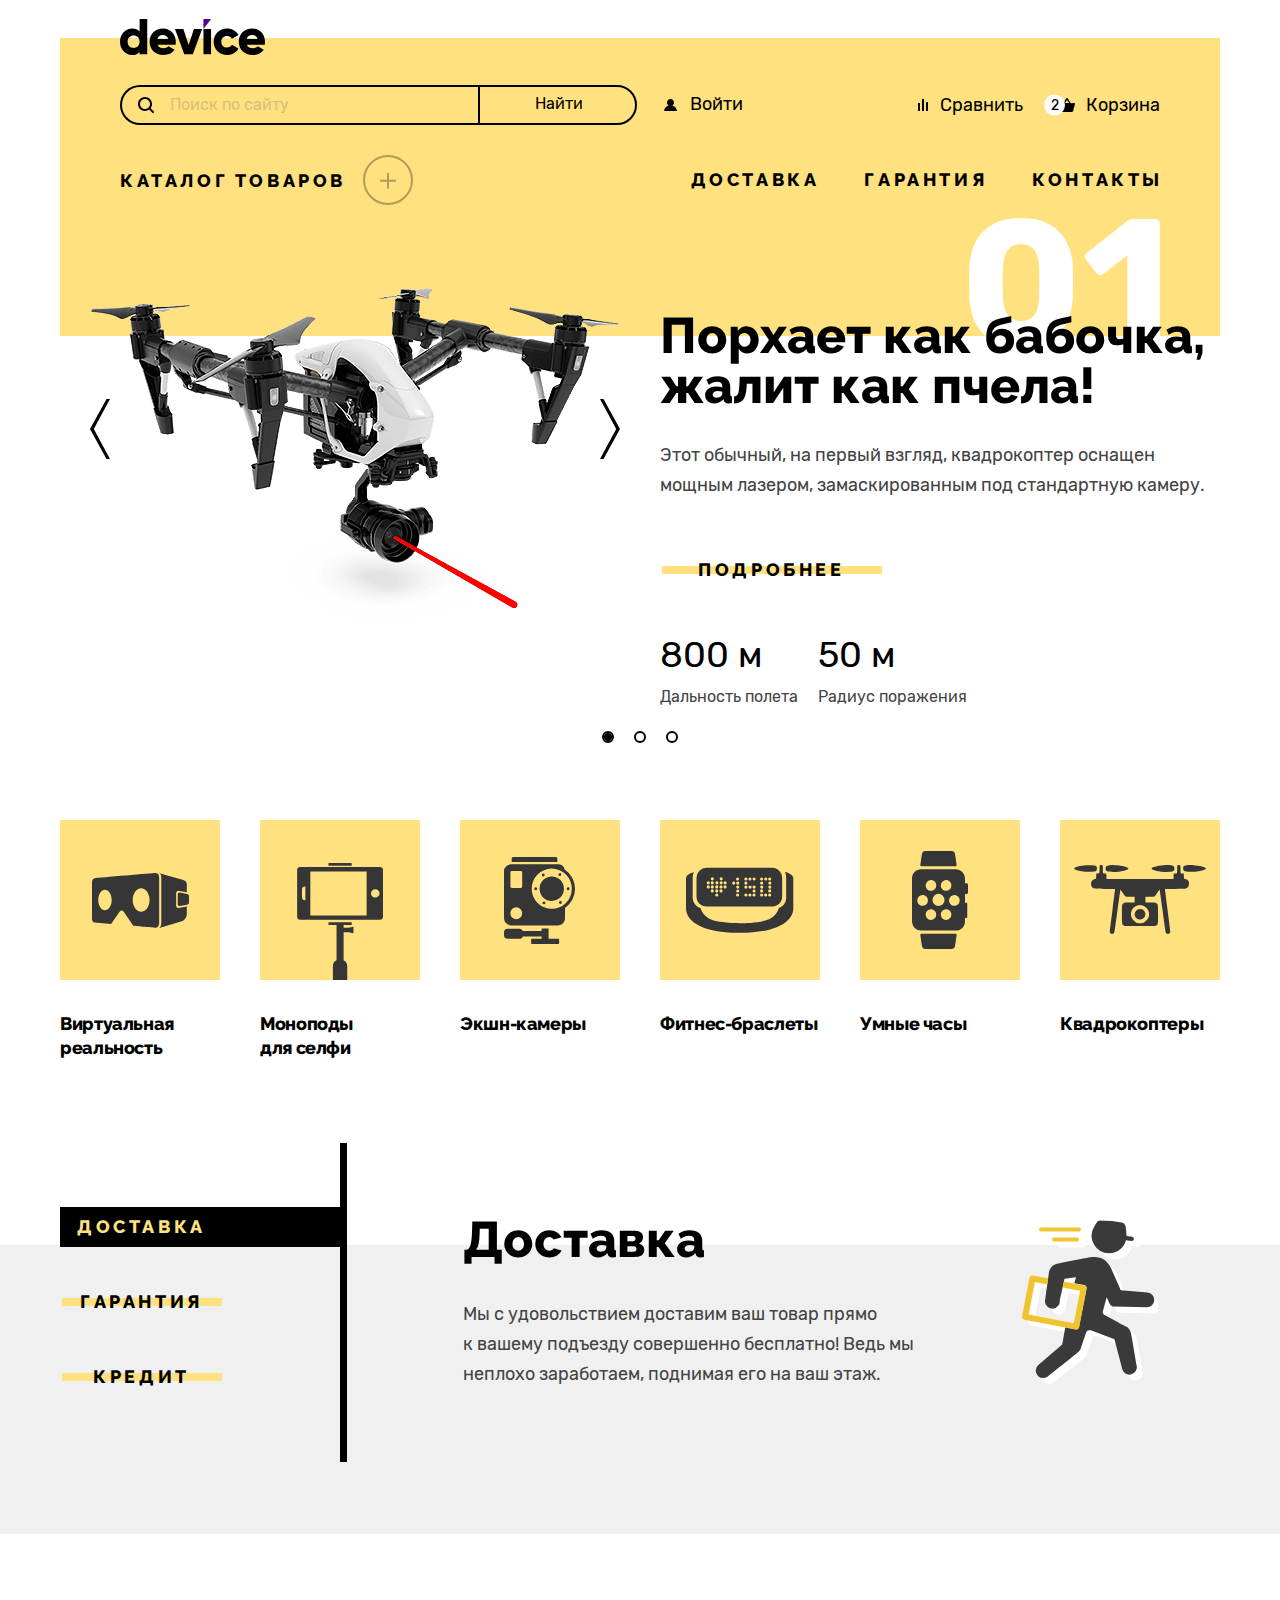
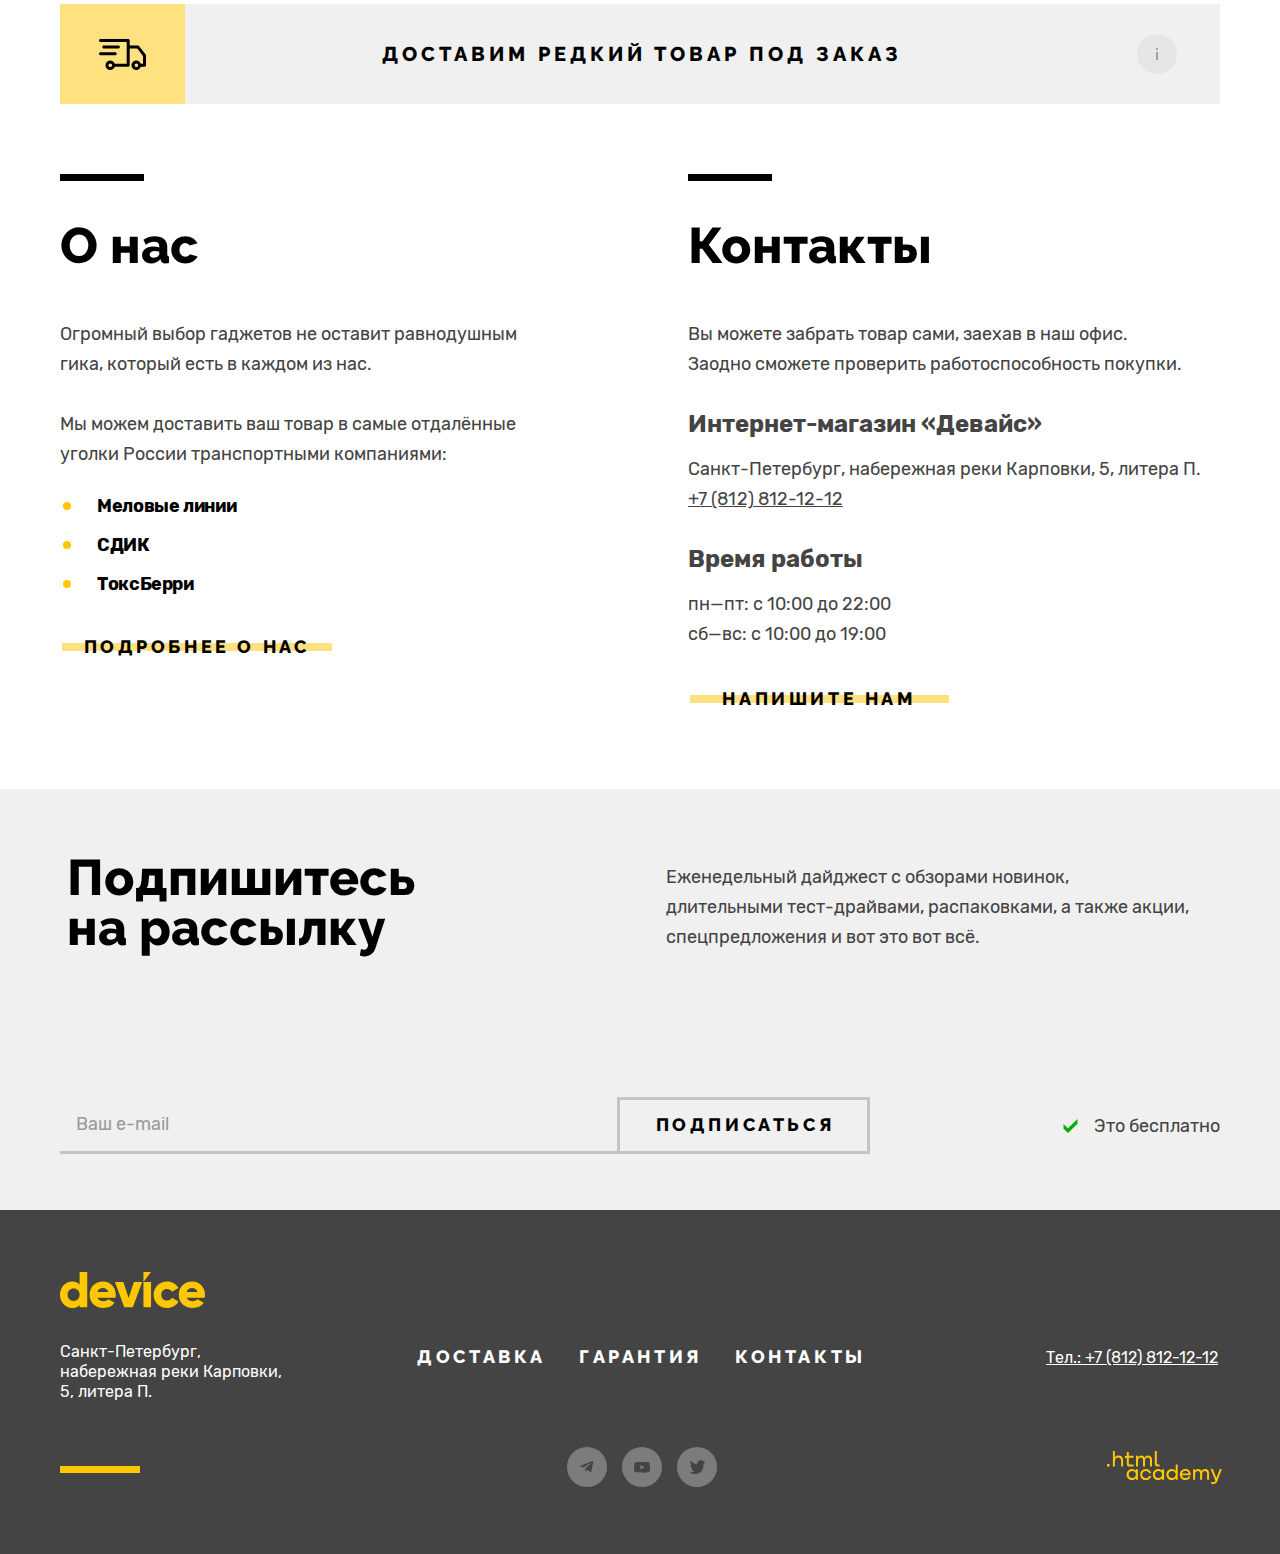
<file: index.html>
<!DOCTYPE html>
<html lang="ru">

  <head>
    <meta charset="utf-8">
    <meta name="viewport" content="width=device-width, initial-scale=1">
    <title>Девайс</title>
    <link rel="icon" type="image/png" sizes="32x32" href="./images/favicon.png">
    <link rel="stylesheet" href="./styles/styles.css">
  </head>

  <body>
    <div class="main-container">
      <header class="main-header" id="main-header">
        <div class="header-container">
          <a class="logo-link" href="#">
            <svg role="img" aria-label="Логотип магазина." width="145" height="36" viewBox="0 0 145 36" fill="none"
              xmlns="http://www.w3.org/2000/svg">
              <path
                d="M27.22 0v35.3h-7.6v-2.4c-1.7 1.9-4.1 3.1-7.51 3.1C5.5 36 0 30.2 0 22.7 0 15.2 5.5 9.4 12.1 9.4c3.41 0 5.91 1.2 7.51 3.1V0h7.6Zm-7.6 22.7c0-3.8-2.5-6.2-6.01-6.2-3.5 0-6 2.4-6 6.2 0 3.8 2.5 6.2 6 6.2 3.5-.1 6-2.4 6-6.2ZM43.73 29.2c2.1 0 3.8-.8 4.8-1.9l6.1 3.5c-2.5 3.4-6.2 5.2-11 5.2-8.6 0-14.01-5.8-14.01-13.3 0-7.5 5.4-13.3 13.4-13.3 7.41 0 12.82 5.7 12.82 13.3 0 1.1-.1 2.1-.3 3H37.63c1 2.6 3.3 3.5 6.1 3.5Zm4.6-9.1c-.8-2.9-3.1-4-5.4-4-2.9 0-4.8 1.4-5.5 4h10.9ZM82.16 10.1l-9.31 25.2h-8.6l-9.31-25.2h8.4l5.3 16 5.31-16h8.2ZM83.46 10.1h7.6v25.2h-7.6V10.1ZM93.67 22.7c0-7.5 5.7-13.3 13.4-13.3 4.9 0 9.21 2.6 11.41 6.5l-6.6 3.8c-.9-1.8-2.7-2.8-4.9-2.8-3.3 0-5.71 2.4-5.71 5.8 0 3.5 2.4 5.8 5.7 5.8 2.2 0 4.1-1.1 4.9-2.8l6.61 3.8c-2.1 3.9-6.4 6.5-11.4 6.5-7.71 0-13.41-5.8-13.41-13.3ZM132.9 29.2c2.1 0 3.8-.8 4.8-1.9l6.1 3.5c-2.5 3.4-6.2 5.2-11 5.2-8.61 0-14.02-5.8-14.02-13.3 0-7.5 5.5-13.3 13.41-13.3 7.4 0 12.81 5.7 12.81 13.3 0 1.1-.1 2.1-.3 3h-17.91c1 2.6 3.3 3.5 6.1 3.5Zm4.7-9.1c-.8-2.9-3.1-4-5.4-4-2.91 0-4.81 1.4-5.51 4h10.9Z"
                fill="#000" />
              <path d="M83.46 0v10.1L91.06 0h-7.6Z" fill="#510094" />
            </svg>
          </a>
          <form class="search-form" action="https://echo.htmlacademy.ru/" method="get">
            <label class="visually-hidden" for="search-site">Поиск по сайту.</label>
            <input class="input search-input" type="text" id="search-site" name="search-site"
              placeholder="Поиск по сайту" autocomplete="off">
            <span class="search-input-wrapper"></span>
            <button class="button search-button" type="submit">Найти</button>
          </form>
          <ul class="menu-list">
            <li class="menu-item menu-item-login">
              <a class="button menu-button login-button" href="#">Войти</a>
            </li>
            <li class="menu-item menu-item-compare">
              <a class="button menu-button compare-button" href="#">Сравнить</a>
            </li>
            <li class="menu-item menu-item-cart">
              <a class="button menu-button cart-button" href="#"><span class="cart-counter">2</span>Корзина</a>
              <div class="popover popover-cart popover-closed">
                <div class="popover-content">
                  <ul class="popover-cart-list">
                    <li class="popover-cart-item">
                      <a class="popover-cart-link" href="#">
                        <img src="./images/catalog/selfie-stick-1.jpg" alt="Селфи палка для любителей." width="39"
                          height="43">
                        <p class="popover-text">Любительская селфи-палка</p>
                      </a>
                      <button class="delete-popover-button" type="button">
                        <span class="visually-hidden">Удалить из корзины.</span>
                      </button>
                    </li>
                    <li class="popover-cart-item">
                      <a class="popover-cart-link" href="#">
                        <img src="./images/catalog/selfie-stick-2.jpg" alt="Селфи палка для профессионалов." width="39"
                          height="43">
                        <p class="popover-text">Профессиональная селфи-палка</p>
                      </a>
                      <button class="delete-popover-button" type="button">
                        <span class="visually-hidden">Удалить из корзины.</span>
                      </button>
                    </li>
                  </ul>
                  <div class="popover-total">
                    <p class="popover-text popover-product">Товаров:<span class="popover-text popover-product-amount">
                        2</span></p>
                    <p class="popover-text popover-sum">Сумма:<span class="popover-text popover-sum-amount"> 2000
                      </span>₽</p>
                  </div>
                  <a class="button button-open-cart" href="#">Открыть корзину</a>
                </div>
              </div>
            </li>
          </ul>
          <nav class="nav-menu">
            <ul class="nav-menu-list">
              <li class="nav-menu-item nav-menu-item-catalog">
                <a class="menu-item-link menu-item-catalog-link" href="#">Каталог товаров</a>
                <ul class="submenu-list">
                  <li class="submenu-item">
                    <a class="submenu-item-link" href="#">Виртуальная реальность</a>
                  </li>
                  <li class="submenu-item">
                    <a class="submenu-item-link" href="#">Фитнес-браслеты</a>
                  </li>
                  <li class="submenu-item">
                    <a class="submenu-item-link" href="#">Квадрокоптеры</a>
                  </li>
                  <li class="submenu-item">
                    <a class="submenu-item-link" href="./catalog.html">Моноподы для селфи</a>
                  </li>
                  <li class="submenu-item">
                    <a class="submenu-item-link" href="#">Умные часы</a>
                  </li>
                  <li class="submenu-item submenu-item-camera">
                    <a class="submenu-item-link" href="#">Экшн-камеры</a>
                  </li>
                </ul>
              </li>
              <li class="nav-menu-item">
                <a class="menu-item-link" href="#">Доставка</a>
              </li>
              <li class="nav-menu-item">
                <a class="menu-item-link" href="#">Гарантия</a>
              </li>
              <li class="nav-menu-item">
                <a class="menu-item-link" href="#">Контакты</a>
              </li>
            </ul>
          </nav>
        </div>
      </header>
      <main class="main-index">
        <h1 class="visually-hidden">Интернет магазин умных гаджетов Device.</h1>
        <section class="slider">
          <div class="slider-container">
            <ol class="slider-list">
              <li class="slider-item slider-item-copter slider-item-active">
                <h2 class="visually-hidden">Квадрокоптер.</h2>
                <div class="image-wrapper">
                  <button class="slider-button previous-button" type="button">
                    <span class="visually-hidden">Предыдущий слайд.</span>
                  </button>
                  <img class="slider-image" src="./images/copter.png" width="560" height="560"
                    alt="Изображение квадрокоптера.">
                  <button class="slider-button next-button" type="button">
                    <span class="visually-hidden">Следующий слайд.</span>
                  </button>
                </div>
                <div class="slider-about">
                  <h3 class="title slider-title">Порхает как бабочка, жалит как пчела!</h3>
                  <p class="slider-description">Этот обычный, на первый взгляд, квадрокоптер оснащен мощным лазером,
                    замаскированным под стандартную камеру.</p>
                  <a class="link more-link" href="#">Подробнее</a>
                  <ul class="feature-list">
                    <li class="feature-item">
                      <p class="feature-meaning">800 м</p>
                      <p class="feature-name">Дальность полета</p>
                    </li>
                    <li class="feature-item">
                      <p class="feature-meaning">50 м</p>
                      <p class="feature-name">Радиус поражения</p>
                    </li>
                  </ul>
                </div>
              </li>
              <li class="slider-item slider-item-bracelet">
                <h2 class="visually-hidden">Фитнес-браслет.</h2>
                <div class="image-wrapper">
                  <button class="slider-button previous-button" type="button">
                    <span class="visually-hidden">Предыдущий слайд.</span>
                  </button>
                  <img class="slider-image" src="./images/fitness-bracelet.png" width="560" height="560"
                    alt="Изображение фитнес-браслета.">
                  <button class="slider-button next-button" type="button">
                    <span class="visually-hidden">Следующий слайд.</span>
                  </button>
                </div>
                <div class="slider-about">
                  <h3 class="title slider-title">Худеем<br>правильно!</h3>
                  <p class="slider-description">Мотивирующие фитнес-браслеты помогут найти в себе силы не пропускать
                    занятия и соблюдать диету.</p>
                  <a class="link more-link" href="#">Подробнее</a>
                  <ul class="feature-list">
                    <li class="feature-item">
                      <p class="feature-meaning">48 часов</p>
                      <p class="feature-name">Без подзарядки</p>
                    </li>
                  </ul>
                </div>
              </li>
              <li class="slider-item slider-item-selfie">
                <h2 class="visually-hidden">Селфи-палка.</h2>
                <div class="image-wrapper">
                  <button class="slider-button previous-button" type="button">
                    <span class="visually-hidden">Предыдущий слайд.</span>
                  </button>
                  <img class="slider-image" src="./images/selfie-stick.png" width="560" height="560"
                    alt="Изображения селфи-палки.">
                  <button class="slider-button next-button" type="button">
                    <span class="visually-hidden">Следующий слайд.</span>
                  </button>
                </div>
                <div class="slider-about">
                  <h3 class="title slider-title">Делай селфи,<br>как Бен Стиллер!</h3>
                  <p class="slider-description">Самая длинная палка для селфи доступна в нашем магазине. Восемь (Восемь,
                    Карл!) метров длиной и весом всего 5 кг.
                  </p>
                  <a class="link more-link" href="#">Подробнее</a>
                  <ul class="feature-list">
                    <li class="feature-item">
                      <p class="feature-meaning">8,5 м</p>
                      <p class="feature-name">Длина палки</p>
                    </li>
                    <li class="feature-item">
                      <p class="feature-meaning">5 кг</p>
                      <p class="feature-name">Вес палки</p>
                    </li>
                    <li class="feature-item">
                      <p class="feature-meaning">Карбон</p>
                      <p class="feature-name">Материал</p>
                    </li>
                  </ul>
                </div>
              </li>
            </ol>
            <ol class="slider-pagination-list">
              <li class="slider-pagination-item slider-pagination-item-active">
                <button class="slider-pagination-button" type="button">
                  <span class="visually-hidden">Первый слайд.</span>
                </button>
              </li>
              <li class="slider-pagination-item">
                <button class="slider-pagination-button" type="button">
                  <span class="visually-hidden">Второй слайд.</span>
                </button>
              </li>
              <li class="slider-pagination-item">
                <button class="slider-pagination-button" type="button">
                  <span class="visually-hidden">Третий слайд.</span>
                </button>
              </li>
            </ol>
          </div>
        </section>
        <section class="assortment">
          <div class="assortment-container">
            <h2 class="visually-hidden">Ассортимент товаров.</h2>
            <ul class="assortment-list">
              <li class="assortment-item">
                <a class="assortment-link assortment-vr" href="#">
                  <p class="assortment-title">Виртуальная реальность</p>
                </a>
              </li>
              <li class="assortment-item">
                <a class="assortment-link assortment-selfie" href="./catalog.html">
                  <p class="assortment-title">Моноподы для&nbsp;селфи</p>
                </a>
              </li>
              <li class="assortment-item">
                <a class="assortment-link assortment-camera" href="#">
                  <p class="assortment-title">Экшн-камеры</p>
                </a>
              </li>
              <li class="assortment-item">
                <a class="assortment-link assortment-bracelet" href="#">
                  <p class="assortment-title">Фитнес-браслеты</p>
                </a>
              </li>
              <li class="assortment-item">
                <a class="assortment-link assortment-watch" href="#">
                  <p class="assortment-title">Умные часы</p>
                </a>
              </li>
              <li class="assortment-item">
                <a class="assortment-link assortment-copter" href="#">
                  <p class="assortment-title">Квадрокоптеры</p>
                </a>
              </li>
            </ul>
          </div>
        </section>
        <section class="advantages">
          <div class="advantages-container">
            <h2 class="visually-hidden">Преимущества.</h2>
            <ul class="advantages-list">
              <li class="advantages-item advantages-delivery advantages-item-active">
                <button class="link advantage-button delivery-button" type="button">Доставка</button>
              </li>
              <li class="advantages-item advantages-guarantee">
                <button class="link advantage-button guarantee-button" type="button">Гарантия</button>
              </li>
              <li class="advantages-item advantages-credit">
                <button class="link advantage-button credit-button" type="button">Кредит</button>
              </li>
            </ul>
            <ul class="advatages-description-list">
              <li
                class="advantages-description-item advantages-description-delivery advantages-description-item-active">
                <h3 class="title advantages-title">Доставка</h3>
                <p class="advantages-description">Мы с удовольствием доставим ваш товар прямо к&nbsp;вашему подъезду
                  совершенно бесплатно! Ведь мы неплохо заработаем, поднимая его на ваш этаж.</p>
              </li>
              <li class="advantages-description-item advantages-description-gurantee">
                <h3 class="title advantages-title">Гарантия</h3>
                <p class="advantages-description">Если из-за возгорания купленного у нас товара у вас сгорит дом — не
                  переживайте, мы выдадим вам новый. Товар, не дом, конечно же.</p>
              </li>
              <li class="advantages-description-item advantages-description-credit">
                <h3 class="title advantages-title">Кредит</h3>
                <p class="advantages-description">Залезть в долговую яму стало проще! Кредитные консультанты подберут
                  для вас наиболее выгодные условия кредита. Выгодные для банка, разумеется.</p>
              </li>
            </ul>
          </div>
        </section>
        <section class="rare-commodity">
          <div class="rare-commodity-container">
            <h2 class="visually-hidden">Оформление доставки под заказ.</h2>
            <button class="button rare-commodity-button" type="button">Доставим редкий товар под заказ</button>
          </div>
        </section>
        <section class="about">
          <div class="about-container">
            <div class="about-us">
              <h2 class="title about-title">О нас</h2>
              <p class="about-description">Огромный выбор гаджетов не оставит равнодушным гика, который есть в каждом из
                нас.</p>
              <p class="about-description-list">Мы можем доставить ваш товар в самые отдалённые уголки России
                транспортными компаниями:</p>
              <ul class="about-list">
                <li class="about-item">
                  <b>Меловые линии</b>
                </li>
                <li class="about-item">
                  <b>СДИК</b>
                </li>
                <li class="about-item">
                  <b>ТоксБерри</b>
                </li>
              </ul>
              <a class="link about-detailed-link" href="#">Подробнее о нас</a>
            </div>
            <div class="contacts">
              <h2 class="title contacts-title">Контакты</h2>
              <p class="contacts-description">Вы можете забрать товар сами, заехав в наш офис.<br>
                Заодно сможете проверить работоспособность покупки. </p>
              <h3 class="contacts-subtitle">Интернет-магазин «Девайс»</h3>
              <address class="contacts-address">
                <p>Санкт-Петербург, набережная реки Карповки, 5, литера П.</p>
                <a class="contacts-tel" href="tel:+78128121212">+7 (812) 812-12-12</a>
              </address>
              <h3 class="contacts-subtitle">Время работы</h3>
              <p class="working-hours">пн—пт: с 10:00 до 22:00<br>сб—вс: с 10:00 до 19:00</p>
              <a class="link write-to-us-link" href="#">Напишите нам</a>
            </div>
          </div>
        </section>
        <section class="subscribe">
          <div class="subscribe-container">
            <h2 class="title subscribe-title">Подпишитесь на рассылку</h2>
            <p class="subscribe-description">Еженедельный дайджест с обзорами новинок,
              длительными&nbsp;тест-драйвами, распаковками, а также акции, спецпредложения и вот это вот всё.</p>
            <form class="subscribe-form" action="https://echo.htmlacademy.ru/" method="post">
              <label class="visually-hidden" for="e-mail">Введите Ваш e-mail.</label>
              <input class="input subscribe-input" type="email" id="e-mail" name="e-mail" placeholder="Ваш e-mail"
                required>
              <button class="button subscribe-button" type="submit">Подписаться</button>
            </form>
            <span class="subscribe-free">Это бесплатно</span>
          </div>
        </section>
      </main>
      <footer class="main-footer">
        <div class="footer-container">
          <a class="footer-logo" href="#main-header">
            <svg role="img" aria-label="Логотип магазина." width="145" height="36" viewBox="0 0 145 36" fill="none"
              xmlns="http://www.w3.org/2000/svg">
              <path
                d="M27.22 0v35.3h-7.6v-2.4c-1.7 1.9-4.1 3.1-7.51 3.1C5.5 36 0 30.2 0 22.7 0 15.2 5.5 9.4 12.1 9.4c3.41 0 5.91 1.2 7.51 3.1V0h7.6Zm-7.6 22.7c0-3.8-2.5-6.2-6.01-6.2-3.5 0-6 2.4-6 6.2 0 3.8 2.5 6.2 6 6.2 3.5-.1 6-2.4 6-6.2ZM43.73 29.2c2.1 0 3.8-.8 4.8-1.9l6.1 3.5c-2.5 3.4-6.2 5.2-11 5.2-8.6 0-14.01-5.8-14.01-13.3 0-7.5 5.4-13.3 13.41-13.3 7.4 0 12.8 5.7 12.8 13.3 0 1.1-.1 2.1-.3 3h-17.9c1 2.6 3.3 3.5 6.1 3.5Zm4.6-9.1c-.8-2.9-3.1-4-5.4-4-2.9 0-4.8 1.4-5.5 4h10.9ZM82.16 10.1l-9.31 25.2h-8.6l-9.31-25.2h8.4l5.3 16 5.31-16h8.2ZM83.46 10.1h7.6v25.2h-7.6V10.1ZM93.66 22.7c0-7.5 5.7-13.3 13.41-13.3 4.9 0 9.21 2.6 11.41 6.5l-6.6 3.8c-.9-1.8-2.7-2.8-4.9-2.8-3.3 0-5.71 2.4-5.71 5.8 0 3.5 2.4 5.8 5.7 5.8 2.2 0 4.1-1.1 4.9-2.8l6.61 3.8c-2.1 3.9-6.4 6.5-11.4 6.5-7.71 0-13.42-5.8-13.42-13.3ZM132.9 29.2c2.1 0 3.8-.8 4.8-1.9l6.1 3.5c-2.5 3.4-6.2 5.2-11 5.2-8.61 0-14.02-5.8-14.02-13.3 0-7.5 5.5-13.3 13.41-13.3 7.4 0 12.81 5.7 12.81 13.3 0 1.1-.1 2.1-.3 3h-17.91c1 2.6 3.3 3.5 6.1 3.5Zm4.7-9.1c-.8-2.9-3.1-4-5.4-4-2.91 0-4.81 1.4-5.51 4h10.9ZM83.46 0v10.1L91.06 0h-7.6Z"
                fill="#FFC700" />
            </svg>
          </a>
          <div class="footer-address">
            <h3 class="visually-hidden">Адрес магазина.</h3>
            <address class="footer-address-contacts">
              <p>Санкт-Петербург, набережная реки Карповки, 5, литера П.</p>
            </address>
          </div>
          <nav class="nav-footer">
            <h3 class="visually-hidden">Навигация по сайту.</h3>
            <ul class="footer-menu-list">
              <li class="footer-menu-item">
                <a class="menu-item-link footer-menu-item-link" href="#">Доставка</a>
              </li>
              <li class="footer-menu-item">
                <a class="menu-item-link footer-menu-item-link" href="#">Гарантия</a>
              </li>
              <li class="footer-menu-item">
                <a class="menu-item-link footer-menu-item-link" href="#">Контакты</a>
              </li>
            </ul>
          </nav>
          <div class="footer-contacts">
            <h3 class="visually-hidden">Телефон для связи.</h3>
            <a class="footer-contacts-tel" href="tel:+78128121212">Тел.: +7 (812) 812-12-12</a>
          </div>
          <div class="footer-social">
            <h3 class="visually-hidden">Социальные сети.</h3>
            <ul class="social-list">
              <li class="social-item">
                <a class="social-link" href="https://t.me/htmlacademy" rel="noopener">
                  <svg width="40" height="40" viewBox="0 0 40 40" role="img" aria-label="Сссылка на телеграм канал."
                    fill="none" xmlns="http://www.w3.org/2000/svg">
                    <circle cx="20" cy="20" r="20" />
                    <g clip-path="url(#clip0_38401_469)">
                      <path
                        d="M25.4431 14.0736L13.6231 18.6316C12.8164 18.9556 12.8211 19.4056 13.4751 19.6062L16.5097 20.5529L23.5311 16.1229C23.8631 15.9209 24.1664 16.0296 23.9171 16.2509L18.2284 21.3849H18.2271L18.2284 21.3856L18.0191 24.5136C18.3257 24.5136 18.4611 24.3729 18.6331 24.2069L20.1071 22.7736L23.1731 25.0383C23.7384 25.3496 24.1444 25.1896 24.2851 24.5149L26.2977 15.0296C26.5037 14.2036 25.9824 13.8296 25.4431 14.0736V14.0736Z"
                        fill="#444444" />
                    </g>
                    <defs>
                      <clipPath id="clip0_38401_469">
                        <rect width="14" height="12" fill="white" transform="translate(13 14)" />
                      </clipPath>
                    </defs>
                  </svg>
                </a>
              </li>
              <li class="social-item">
                <a class="social-link" href="https://www.youtube.com/user/htmlacademyru" rel="noopener">
                  <svg width="40" height="40" viewBox="0 0 40 40" role="img" aria-label="Ссылка на ютуб канал."
                    fill="none" xmlns="http://www.w3.org/2000/svg">
                    <circle cx="20" cy="20" r="20" />
                    <g clip-path="url(#clip0_38401_474)">
                      <path
                        d="M27.6671 16.6746C27.5765 16.3515 27.4 16.0589 27.1564 15.828C26.9059 15.59 26.5989 15.4197 26.2644 15.3333C25.0124 15.0033 19.9964 15.0033 19.9964 15.0033C17.9053 14.9795 15.8147 15.0842 13.7364 15.3166C13.4019 15.4094 13.0955 15.5835 12.8444 15.8233C12.5977 16.0606 12.4191 16.3533 12.3257 16.674C12.1015 17.8818 11.9926 19.1082 12.0004 20.3366C11.9924 21.564 12.1011 22.79 12.3257 23.9993C12.4171 24.3186 12.5951 24.61 12.8424 24.8453C13.0897 25.0806 13.3977 25.2506 13.7364 25.3406C15.0051 25.67 19.9964 25.67 19.9964 25.67C22.0902 25.6938 24.1835 25.5892 26.2644 25.3566C26.5989 25.2702 26.9059 25.1 27.1564 24.862C27.3999 24.6311 27.5762 24.3385 27.6664 24.0153C27.8965 22.8079 28.0083 21.581 28.0004 20.352C28.0177 19.1177 27.906 17.885 27.6671 16.674V16.6746ZM18.4017 22.6193V18.0546L22.5751 20.3373L18.4017 22.6193Z"
                        fill="#444444" />
                    </g>
                    <defs>
                      <clipPath id="clip0_38401_474">
                        <rect width="16" height="11" fill="white" transform="translate(12 15)" />
                      </clipPath>
                    </defs>
                  </svg>
                </a>
              </li>
              <li class="social-item">
                <a class="social-link" href="https://twitter.com/htmlacademy_ru" rel="noopener">
                  <svg width="40" height="40" viewBox="0 0 40 40" role="img" aria-label="Ссылка на твиттер." fill="none"
                    xmlns="http://www.w3.org/2000/svg">
                    <circle cx="20" cy="20" r="20" />
                    <path
                      d="M22.7 13.1551C24.2 12.6551 25.3 13.4551 25.9 14.2551C26.4 14.0551 27 13.8551 27.6 13.6551C27.6 14.4551 27.1 15.0551 26.8 15.2551C27.5 15.4551 28 14.8551 28 14.8551C27.9 15.7551 27.1 16.5551 26.6 16.7551C26.4 23.0551 23.8 27.1551 17.7 27.0551C17.2 27.0551 17.8 27.0551 17.3 27.0551C17 27.0551 13.6 26.6551 13 25.2551C15 25.4551 16.4 24.8551 17.1 24.1551C16.3 23.8551 14.7 23.7551 14.5 21.3551C14.8 21.5551 15 21.6551 15.6 21.5551C14.5 20.7551 13.3 20.0551 13.4 18.0551C13.7 18.3551 14.3 18.5551 14.6 18.4551C14 18.2551 12.8 15.3551 13.8 13.8551C15.4 15.5551 17.1 17.2551 20.1 17.3551C20.3 15.2551 21.1 13.8551 22.7 13.1551Z"
                      fill="#444444" />
                  </svg>
                </a>
              </li>
            </ul>
          </div>
          <div class="copyright">
            <a class="copyright-link" href="https://htmlacademy.ru/" rel="noopener">
              <svg role="img" aria-label="Логотип HTML Academy." width="115" height="33" viewBox="0 0 115 33"
                fill="none" xmlns="http://www.w3.org/2000/svg">
                <path
                  d="M0 12.9v2.6h2.5v-2.6H0ZM11.6 4.5c-1.6 0-2.8.7-3.6 1.7h-.1V0h-2v15.5h2v-5.3c0-2.1 1.3-3.6 3.3-3.6 1.8 0 2.9 1.4 2.9 3.2v5.7h2V9.4c.1-3-1.8-4.9-4.5-4.9ZM26.6 4.8h-4.8V1.1h-2v3.8h-1.9v2h1.9v6c0 1.7 1 2.7 2.7 2.7h4.1v-2h-3.7c-.7 0-1.1-.4-1.1-1.1V6.8h4.8v-2ZM41.1 4.6c-1.6 0-2.9.8-3.5 2.1h-.1c-.6-1.2-1.8-2.1-3.4-2.1-1.4 0-2.5.8-3.1 1.8h-.1V4.8H29v10.6h2V10c0-2 1-3.5 2.6-3.5 1.5 0 2.4 1 2.4 2.6v6.3h2V9.8c0-2.4 1.4-3.3 2.6-3.3 1.5 0 2.4 1 2.4 2.6v6.3h2V8.9c.1-2.5-1.4-4.3-3.9-4.3ZM47.8 12.7c0 1.7 1 2.7 2.8 2.7h2v-2h-1.7c-.7 0-1.1-.4-1.1-1.1V0h-2v12.7ZM28.9 19.7c-.9-1.1-2.2-1.8-3.9-1.8-3.1 0-5.4 2.3-5.4 5.6s2.3 5.6 5.4 5.6c1.8 0 3-.8 3.8-1.9h.1v1.6h2V18.2h-2v1.5Zm-3.6 7.4c-2.2 0-3.6-1.6-3.6-3.6s1.4-3.6 3.6-3.6 3.6 1.6 3.6 3.6c0 1.9-1.4 3.6-3.6 3.6ZM44.2 22c-.5-2.4-2.6-4.1-5.4-4.1a5.4 5.4 0 0 0-5.6 5.6c0 3.1 2.2 5.6 5.6 5.6 2.8 0 4.9-1.8 5.4-4.2h-2.1a3.4 3.4 0 0 1-3.3 2.3c-2.2 0-3.6-1.6-3.6-3.6s1.4-3.6 3.6-3.6c1.6 0 2.8 1 3.3 2.2h2.1V22ZM55.1 19.7c-.9-1.1-2.2-1.8-3.9-1.8-3.1 0-5.4 2.3-5.4 5.6s2.3 5.6 5.4 5.6c1.8 0 3-.8 3.8-1.9h.1v1.6h2V18.2h-2v1.5Zm-3.6 7.4c-2.2 0-3.6-1.6-3.6-3.6s1.4-3.6 3.6-3.6 3.6 1.6 3.6 3.6c0 1.9-1.5 3.6-3.6 3.6ZM68.7 19.8c-.9-1.1-2.2-1.9-3.9-1.9-3.1 0-5.4 2.3-5.4 5.6s2.2 5.6 5.4 5.6c1.7 0 3-.8 3.8-1.8h.1v1.5h2V13.4h-2v6.4Zm-3.6 7.3c-2.2 0-3.6-1.6-3.6-3.6s1.4-3.6 3.6-3.6 3.6 1.6 3.6 3.6c-.1 2-1.5 3.6-3.6 3.6ZM78.3 17.9c-3.3 0-5.5 2.5-5.5 5.6 0 3 2.1 5.6 5.5 5.6 2.5 0 4.5-1.3 5.2-3.6h-2.1c-.5 1-1.6 1.6-3 1.6-1.9 0-3.3-1.3-3.4-2.9h8.8c.2-3.6-2-6.3-5.5-6.3Zm0 1.9c1.7 0 3 1 3.3 2.6h-6.5c.3-1.5 1.5-2.6 3.2-2.6ZM98.2 17.9c-1.6 0-2.9.8-3.6 2h-.1c-.6-1.2-1.8-2-3.4-2-1.4 0-2.5.7-3.1 1.8v-1.5h-1.9v10.6h2v-5.4c0-2 1-3.4 2.6-3.5 1.5 0 2.4 1 2.4 2.6v6.3h2v-5.6c0-2.4 1.4-3.3 2.6-3.3 1.5 0 2.4 1 2.4 2.6v6.3h2v-6.5c.1-2.6-1.4-4.4-3.9-4.4ZM109.4 27l-3.6-8.9h-2.2l4.8 11.6c-.3.9-.7 1.2-1.7 1.2h-2.5v2h2.5c1.8 0 2.8-.8 3.5-2.6l4.7-12.2h-2.1l-3.4 8.9Z"
                  fill="#FFC700" />
              </svg>
            </a>
          </div>
        </div>
      </footer>
    </div>
    <div class="modal-container modal-closed">
      <div class="modal modal-delivery">
        <button class="modal-close-button" type="button">
          <span class="visually-hidden">Закрыть модальное окно.</span>
        </button>
        <section class="modal-content">
          <h2 class="title modal-title">Доставка под заказ</h2>
          <form class="modal-form" action="https://echo.htmlacademy.ru/" method="post">
            <div class="field-group">
              <label class="modal-label" for="name">Ваше имя:</label>
              <input class="input modal-input name-input" type="text" id="name" name="name" placeholder="Введите имя">
              <span class="field-help">Добавьте имя</span>
            </div>
            <div class="field-group">
              <label class="modal-label" for="email">Ваш e-mail:</label>
              <input class="input modal-input email-input" type="email" id="email" name="e-mail"
                placeholder="Введите e-mail" required>
              <span class="field-help field-error">Забавный у вас адрес</span>
            </div>
            <div class="field-group">
              <label class="modal-label" for="delivery">Что нужно привезти:</label>
              <input class="input modal-input delivery-input" type="text" id="delivery" name="delivery"
                placeholder="В свободной форме">
            </div>
            <div class="field-group">
              <div class="tooltip-wrapper">
                <label class="modal-label" for="quantity">Количество:</label>
                <span class="tooltip">
                  <button class="tooltip-button" type="button" aria-labelledby="tooltip-label-quantity">
                    <span class="visually-hidden">Дополнительная информация</span>
                  </button>
                  <span class="tooltip-text" role="tooltip" id="tooltip-label-quantity">Постараемся найти, сколько
                    нужно. Привезём сколько получится по требованиям к&nbsp;провозу багажа.
                  </span>
                </span>
              </div>
              <div class="input-wrapper">
                <button class="quantity-button minus-button" type="button">
                  <span class="visually-hidden">Уменьшить количество.</span>
                </button>
                <input class="input modal-input quantity-input" type="number" id="quantity" name="quantity" min="0"
                  value="1">
                <button class="quantity-button plus-button" type="button">
                  <span class="visually-hidden">Увеличить количество.</span>
                </button>
              </div>
            </div>
            <button class="link send-button" type="submit">Отправить</button>
          </form>
        </section>
      </div>
    </div>
    <script src="./scripts/scipt-popover.js"></script>
    <script src="./scripts/script-catalog.js"></script>
    <script src="./scripts/script-modal.js"></script>
    <script src="./scripts/script-advatages.js"></script>
  </body>

</html>
</file>
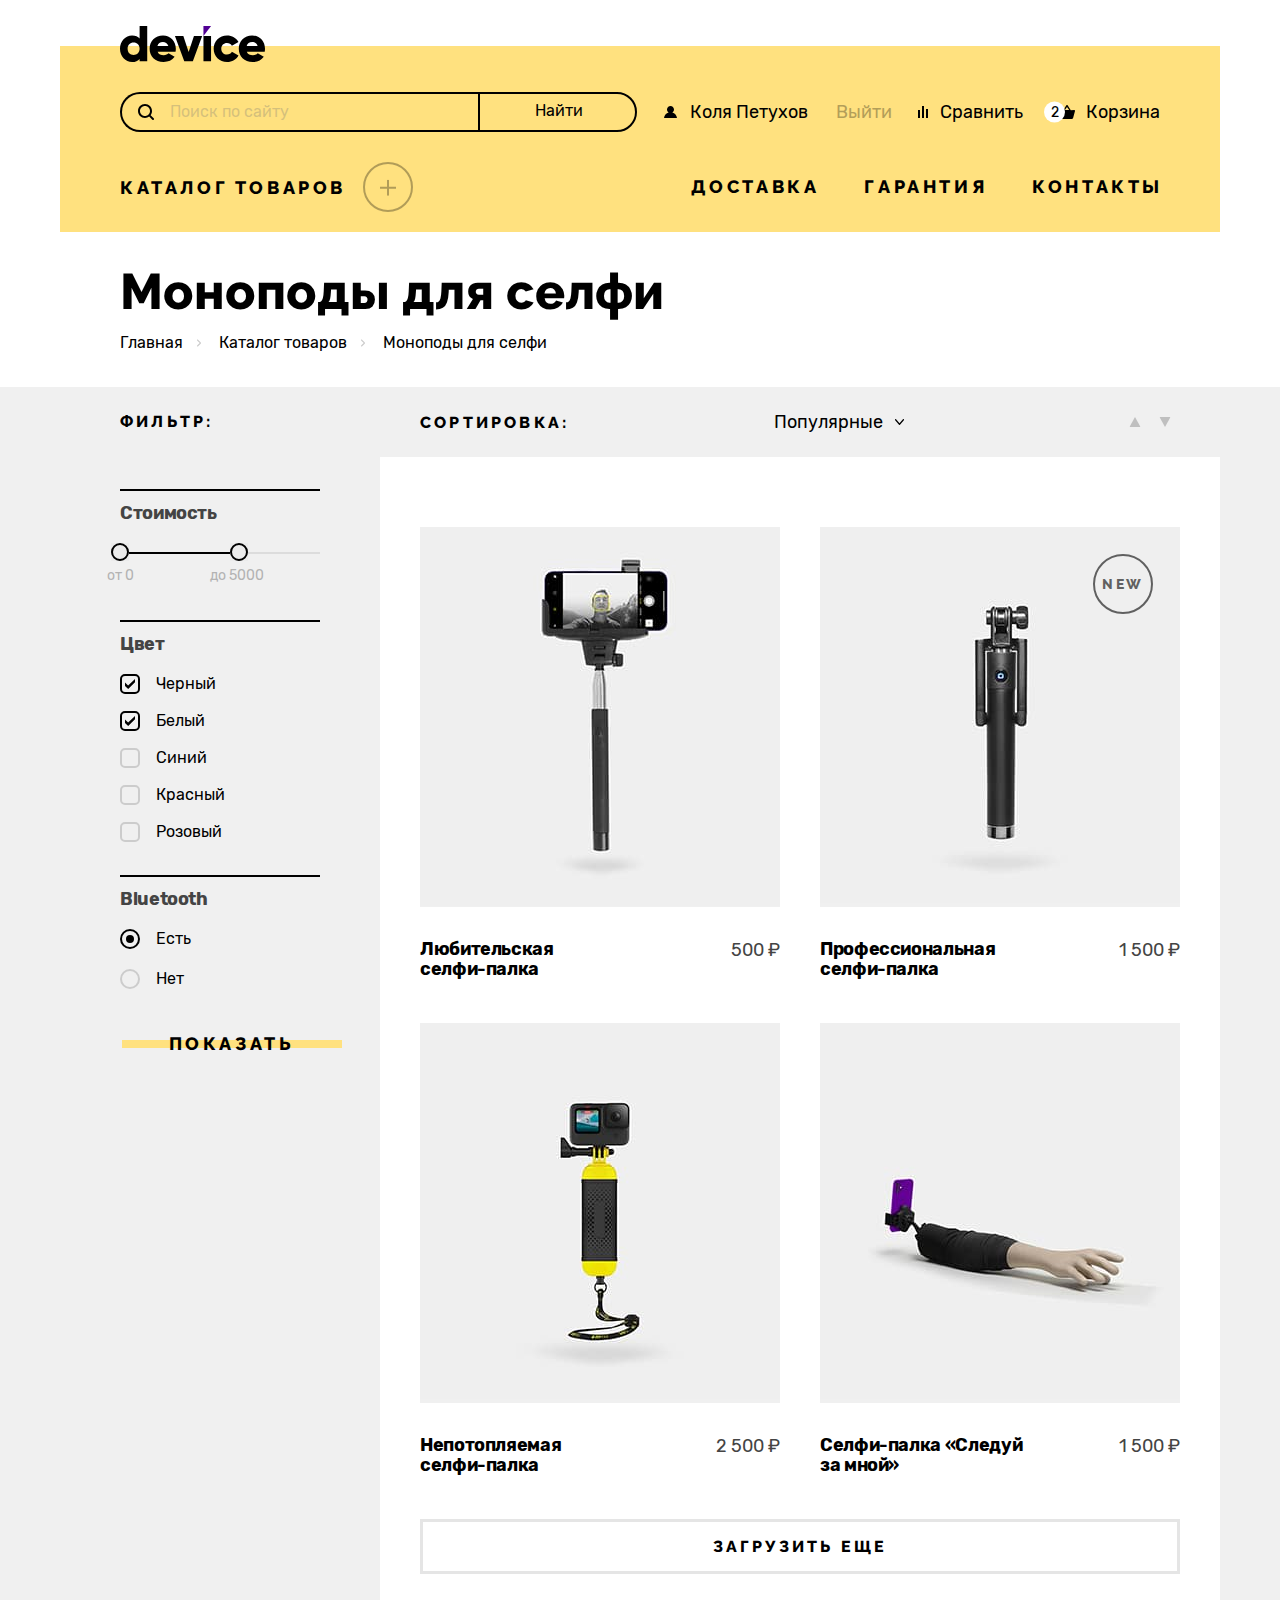
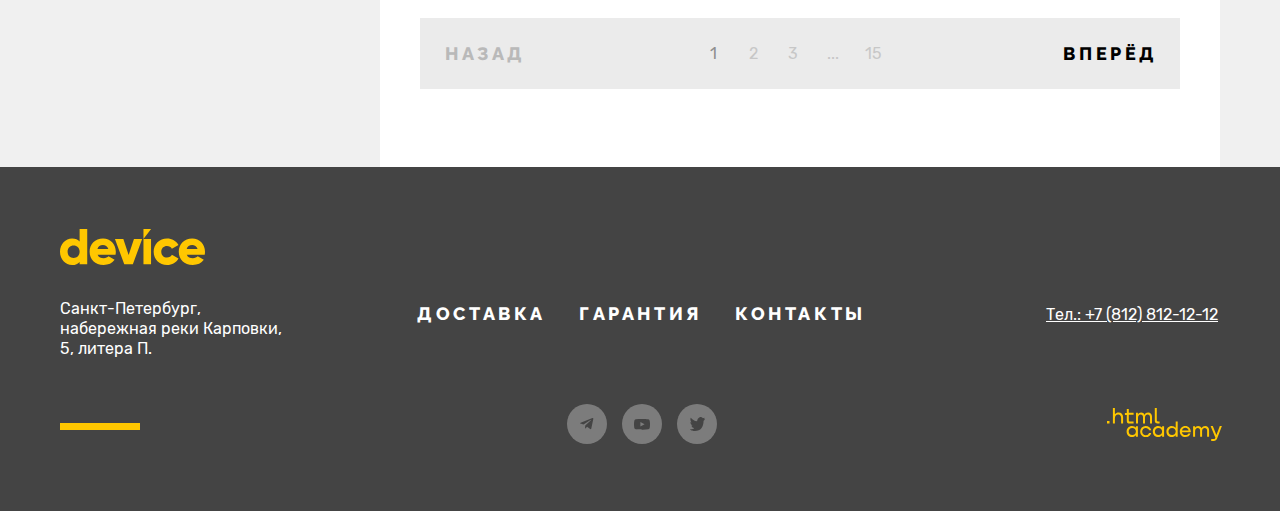
<file: catalog.html>
<!DOCTYPE html>
<html lang="ru">
  <head>
    <meta charset="UTF-8">
    <meta name="viewport" content="width=device-width, initial-scale=1.0">
    <title>Девайс - Каталог</title>
    <link rel="icon" type="image/png" sizes="32x32" href="./images/favicon.png">
    <link rel="stylesheet" href="./styles/styles.css">
  </head>
  <body>
    <div class="main-container">
      <header class="main-header catalog-header" id="main-header">
        <div class="header-container header-container-catalog">
          <a class="logo-link" href="./index.html">
            <svg role="img" aria-label="Логотип магазина." width="145" height="36" viewBox="0 0 145 36" fill="none"
              xmlns="http://www.w3.org/2000/svg">
              <path
                d="M27.22 0v35.3h-7.6v-2.4c-1.7 1.9-4.1 3.1-7.51 3.1C5.5 36 0 30.2 0 22.7 0 15.2 5.5 9.4 12.1 9.4c3.41 0 5.91 1.2 7.51 3.1V0h7.6Zm-7.6 22.7c0-3.8-2.5-6.2-6.01-6.2-3.5 0-6 2.4-6 6.2 0 3.8 2.5 6.2 6 6.2 3.5-.1 6-2.4 6-6.2ZM43.73 29.2c2.1 0 3.8-.8 4.8-1.9l6.1 3.5c-2.5 3.4-6.2 5.2-11 5.2-8.6 0-14.01-5.8-14.01-13.3 0-7.5 5.4-13.3 13.4-13.3 7.41 0 12.82 5.7 12.82 13.3 0 1.1-.1 2.1-.3 3H37.63c1 2.6 3.3 3.5 6.1 3.5Zm4.6-9.1c-.8-2.9-3.1-4-5.4-4-2.9 0-4.8 1.4-5.5 4h10.9ZM82.16 10.1l-9.31 25.2h-8.6l-9.31-25.2h8.4l5.3 16 5.31-16h8.2ZM83.46 10.1h7.6v25.2h-7.6V10.1ZM93.67 22.7c0-7.5 5.7-13.3 13.4-13.3 4.9 0 9.21 2.6 11.41 6.5l-6.6 3.8c-.9-1.8-2.7-2.8-4.9-2.8-3.3 0-5.71 2.4-5.71 5.8 0 3.5 2.4 5.8 5.7 5.8 2.2 0 4.1-1.1 4.9-2.8l6.61 3.8c-2.1 3.9-6.4 6.5-11.4 6.5-7.71 0-13.41-5.8-13.41-13.3ZM132.9 29.2c2.1 0 3.8-.8 4.8-1.9l6.1 3.5c-2.5 3.4-6.2 5.2-11 5.2-8.61 0-14.02-5.8-14.02-13.3 0-7.5 5.5-13.3 13.41-13.3 7.4 0 12.81 5.7 12.81 13.3 0 1.1-.1 2.1-.3 3h-17.91c1 2.6 3.3 3.5 6.1 3.5Zm4.7-9.1c-.8-2.9-3.1-4-5.4-4-2.91 0-4.81 1.4-5.51 4h10.9Z"
                fill="#000" />
              <path d="M83.46 0v10.1L91.06 0h-7.6Z" fill="#510094" />
            </svg>
          </a>
          <form class="search-form" action="https://echo.htmlacademy.ru/" method="get">
            <label class="visually-hidden" for="search-site">Поиск по сайту.</label>
            <input class="input search-input" type="text" id="search-site" name="search-site"
              placeholder="Поиск по сайту" autocomplete="off">
              <span class="search-input-wrapper"></span>
            <button class="button search-button" type="submit">Найти</button>
          </form>
          <ul class="menu-list">
            <li class="menu-item menu-item-login">
              <a class="menu-button user-office-link" href="#">Коля Петухов</a>
              <a class="button menu-button logout-button" href="#">Выйти</a>
            </li>
            <li class="menu-item menu-item-compare">
              <a class="button menu-button compare-button" href="#">Сравнить</a>
            </li>
            <li class="menu-item menu-item-cart">
              <a class="button menu-button cart-button" href="#"><span class="cart-counter">2</span>Корзина</a>
              <div class="popover popover-cart popover-closed">
                <div class="popover-content">
                  <ul class="popover-cart-list">
                    <li class="popover-cart-item">
                      <a class="popover-cart-link" href="#">
                        <img src="./images/catalog/selfie-stick-1.jpg" alt="Селфи палка для любителей." width="39"
                          height="43">
                        <p class="popover-text">Любительская селфи-палка</p>
                      </a>
                      <button class="delete-popover-button" type="button">
                        <span class="visually-hidden">Удалить из корзины.</span>
                      </button>
                    </li>
                    <li class="popover-cart-item">
                      <a class="popover-cart-link" href="#">
                        <img src="./images/catalog/selfie-stick-2.jpg" alt="Селфи палка для профессионалов." width="39"
                          height="43">
                        <p class="popover-text">Профессиональная селфи-палка</p>
                      </a>
                      <button class="delete-popover-button" type="button">
                        <span class="visually-hidden">Удалить из корзины.</span>
                      </button>
                    </li>
                  </ul>
                  <div class="popover-total">
                    <p class="popover-text popover-product">Товаров:<span class="popover-text popover-product-amount"> 2</span></p>
                    <p class="popover-text popover-sum">Сумма:<span class="popover-text popover-sum-amount"> 2000 </span>₽</p>
                  </div>
                  <a class="button button-open-cart" href="#">Открыть корзину</a>
                </div>
              </div>
            </li>
          </ul>
          <nav class="nav-menu">
            <ul class="nav-menu-list">
              <li class="nav-menu-item nav-menu-item-catalog">
                <a class="menu-item-link menu-item-catalog-link" href="#">Каталог товаров</a>
                <ul class="submenu-list">
                  <li class="submenu-item">
                    <a class="submenu-item-link" href="#">Виртуальная реальность</a>
                  </li>
                  <li class="submenu-item">
                    <a class="submenu-item-link" href="#">Фитнес-браслеты</a>
                  </li>
                  <li class="submenu-item">
                    <a class="submenu-item-link" href="#">Квадрокоптеры</a>
                  </li>
                  <li class="submenu-item">
                    <a class="submenu-item-link submenu-item-link-active" href="#">Моноподы для селфи</a>
                  </li>
                  <li class="submenu-item">
                    <a class="submenu-item-link" href="#">Умные часы</a>
                  </li>
                  <li class="submenu-item submenu-item-camera">
                    <a class="submenu-item-link" href="#">Экшн-камеры</a>
                  </li>
                </ul>
              </li>
              <li class="nav-menu-item">
                <a class="menu-item-link" href="#">Доставка</a>
              </li>
              <li class="nav-menu-item">
                <a class="menu-item-link" href="#">Гарантия</a>
              </li>
              <li class="nav-menu-item">
                <a class="menu-item-link" href="#">Контакты</a>
              </li>
            </ul>
          </nav>
        </div>
      </header>
      <main class="main-catalog main-container">
        <header class="inner-header">
          <div class="inner-header-container">
            <h1 class="title catalog-title">Моноподы для селфи</h1>
            <ol class="breadcrumbs-list">
              <li class="breadcrumbs-item">
                <a class="breadcrumbs-link" href="./index.html">Главная</a>
              </li>
              <li class="breadcrumbs-item">
                <a class="breadcrumbs-link" href="#">Каталог товаров</a>
              </li>
              <li class="breadcrumbs-item">
                <a class="breadcrumbs-link">Моноподы для селфи</a>
              </li>
            </ol>
          </div>
        </header>
        <section class="catalog-products">
          <div class="catalog-products-container">
            <div class="catalog-filter">
              <h2 class="visually-hidden">Список товаров с фильтрами.</h2>
              <form class="catalog-filter-form" action="https://echo.htmlacademy.ru/" method="get">
                <h3 class="filter-title">Фильтр:</h3>
                <fieldset class="catalog-filter-group">
                  <legend class="catalog-filter-title">Стоимость</legend>
                  <div class="range-scale">
                    <div class="range-bar" style="left: 0; width: 119px;">
                      <button class="range-toggle toggle-min" type="button" aria-label="Ползунок для изменения минимальной цены."></button>
                      <label class="visually-hidden" for="cost-min">Изменить минимальную цену.</label>
                      <input class="cost-value cost-min" type="number" placeholder="от 0" name="cost-min" id="cost-min" min="0">
                      <button class="range-toggle toggle-max" type="button" aria-label="Ползунок для изменения максимальной цены."></button>
                      <label class="visually-hidden" for="cost-max">Изменить максимальную цену.</label>
                      <input class="cost-value cost-max" type="number" placeholder="до 5000" name="cost-max" id="cost-max">
                    </div>
                  </div>
                </fieldset>
                <fieldset class="catalog-filter-group">
                  <legend class="catalog-filter-title">Цвет</legend>
                  <ul class="catalog-filter-list">
                    <li class="catalog-filter-item">
                      <label class="catalog-label">
                        <input class="visually-hidden catalog-input" type="checkbox" name="color" value="black" checked>
                        <span class="catalog-mark"></span>
                        <span class="catalog-span">Черный</span>
                      </label>
                    </li>
                    <li class="catalog-filter-item">
                      <label class="catalog-label">
                        <input class="visually-hidden catalog-input" type="checkbox" name="color" value="white" checked>
                        <span class="catalog-mark"></span>
                        <span class="catalog-span">Белый</span>
                      </label>
                    </li>
                    <li class="catalog-filter-item">
                      <label class="catalog-label">
                        <input class="visually-hidden catalog-input" type="checkbox" name="color" value="blue">
                        <span class="catalog-mark"></span>
                        <span class="catalog-span">Синий</span>
                      </label>
                    </li>
                    <li class="catalog-filter-item">
                      <label class="catalog-label">
                        <input class="visually-hidden catalog-input" type="checkbox" name="color" value="red">
                        <span class="catalog-mark"></span>
                        <span class="catalog-span">Красный</span>
                      </label>
                    </li>
                    <li class="catalog-filter-item">
                      <label class="catalog-label">
                        <input class="visually-hidden catalog-input" type="checkbox" name="color" value="pink">
                        <span class="catalog-mark"></span>
                        <span class="catalog-span">Розовый</span>
                      </label>
                    </li>
                  </ul>
                </fieldset>
                <fieldset class="catalog-filter-group">
                  <legend class="catalog-filter-title">Bluetooth</legend>
                  <ul class="catalog-filter-list bluetooth-list">
                    <li class="catalog-filter-item">
                      <label class="catalog-label catalog-label-radio">
                        <input class="visually-hidden catalog-input" type="radio" name="bluetooth" value="with" checked>
                        <span class="catalog-mark"></span>
                        <span class="catalog-span">Есть</span>
                      </label>
                    </li>
                    <li class="catalog-filter-item">
                      <label class="catalog-label catalog-label-radio">
                        <input class="visually-hidden catalog-input" type="radio" name="bluetooth" value="without">
                        <span class="catalog-mark"></span>
                        <span class="catalog-span">Нет</span>
                      </label>
                    </li>
                  </ul>
                </fieldset>
                <button class="link button-filter" type="submit">Показать</button>
              </form>
            </div>
            <div class="catalog-right-column">
              <div class="catalog-sort">
                <h3 class="sort-title">Сортировка:</h3>
                <select class="catalog-select" aria-label="Сортировка.">
                  <option value="popular">Популярные</option>
                  <option value="cheap">Сначала дешевые</option>
                  <option value="expensive">Сначала дорогие</option>
                </select>
                <a class="sort-button up-button" href="#">
                  <span class="visually-hidden">По возрастанию.</span>
                </a>
                <a class="sort-button down-button" href="#">
                  <span class="visually-hidden">По убыванию.</span>
                </a>
              </div>
              <ul class="catalog-list">
                <li class="catalog-item">
                  <a class="card-link" href="#">
                    <img class="card-image" src="./images/catalog/selfie-stick-1.jpg" width="360" height="380"
                      alt="Селфи-палка для любитедей.">
                    <h4 class="card-title">Любительская<br>селфи-палка</h4>
                    <span class="card-cost">500 ₽</span>
                    <span class="about-cover link">Подробнее</span>
                  </a>
                </li>
                <li class="catalog-item catalog-item-new">
                  <a class="card-link" href="#">
                    <img class="card-image" src="./images/catalog/selfie-stick-2.jpg" width="360" height="380"
                      alt="Селфи-палка для профессионалов.">
                    <h4 class="card-title">Профессиональная селфи-палка</h4>
                    <span class="card-cost">1 500 ₽</span>
                    <span class="about-cover link">Подробнее</span>
                  </a>
                </li>
                <li class="catalog-item">
                  <a class="card-link" href="#">
                    <img class="card-image" src="./images/catalog/selfie-stick-3.jpg" width="360" height="380"
                      alt="Селфи-палка для использования в воде.">
                    <h4 class="card-title">Непотопляемая<br>селфи-палка</h4>
                    <span class="card-cost">2 500 ₽</span>
                    <span class="about-cover link">Подробнее</span>
                  </a>
                </li>
                <li class="catalog-item">
                  <a class="card-link" href="#">
                    <img class="card-image" src="./images/catalog/selfie-stick-4.jpg" width="360" height="380"
                      alt="Селфи-палка с муляжом руки.">
                    <h4 class="card-title">Селфи-палка «Следуй за мной»</h4>
                    <span class="card-cost">1 500 ₽</span>
                    <span class="about-cover link">Подробнее</span>
                  </a>
                </li>
              </ul>
              <a class="button button-download" href="#">Загрузить еще</a>
              <ol class="pagination-list">
                <li class="pagination-item pagination-item-back">
                  <button class="pagination-button pagination-back-button" type="button" disabled>Назад</button>
                </li>
                <li class="pagination-item">
                  <a class="pagination-link pagination-link-active">1</a>
                </li>
                <li class="pagination-item">
                  <a class="pagination-link" href="#">2</a>
                </li>
                <li class="pagination-item">
                  <a class="pagination-link" href="#">3</a>
                </li>
                <li class="pagination-item">
                  <a class="pagination-link pagination-dots" href="#">...</a>
                </li>
                <li class="pagination-item">
                  <a class="pagination-link" href="#">15</a>
                </li>
                <li class="pagination-item pagination-item-forward">
                  <button class="pagination-button pagination-forward-button" type="button">Вперёд</button>
                </li>
              </ol>
            </div>
          </div>
        </section>
      </main>
      <footer class="main-footer">
        <div class="footer-container">
          <a class="footer-logo" href="#main-header">
            <svg role="img" aria-label="Логотип магазина." width="145" height="36" viewBox="0 0 145 36" fill="none"
              xmlns="http://www.w3.org/2000/svg">
              <path
                d="M27.22 0v35.3h-7.6v-2.4c-1.7 1.9-4.1 3.1-7.51 3.1C5.5 36 0 30.2 0 22.7 0 15.2 5.5 9.4 12.1 9.4c3.41 0 5.91 1.2 7.51 3.1V0h7.6Zm-7.6 22.7c0-3.8-2.5-6.2-6.01-6.2-3.5 0-6 2.4-6 6.2 0 3.8 2.5 6.2 6 6.2 3.5-.1 6-2.4 6-6.2ZM43.73 29.2c2.1 0 3.8-.8 4.8-1.9l6.1 3.5c-2.5 3.4-6.2 5.2-11 5.2-8.6 0-14.01-5.8-14.01-13.3 0-7.5 5.4-13.3 13.41-13.3 7.4 0 12.8 5.7 12.8 13.3 0 1.1-.1 2.1-.3 3h-17.9c1 2.6 3.3 3.5 6.1 3.5Zm4.6-9.1c-.8-2.9-3.1-4-5.4-4-2.9 0-4.8 1.4-5.5 4h10.9ZM82.16 10.1l-9.31 25.2h-8.6l-9.31-25.2h8.4l5.3 16 5.31-16h8.2ZM83.46 10.1h7.6v25.2h-7.6V10.1ZM93.66 22.7c0-7.5 5.7-13.3 13.41-13.3 4.9 0 9.21 2.6 11.41 6.5l-6.6 3.8c-.9-1.8-2.7-2.8-4.9-2.8-3.3 0-5.71 2.4-5.71 5.8 0 3.5 2.4 5.8 5.7 5.8 2.2 0 4.1-1.1 4.9-2.8l6.61 3.8c-2.1 3.9-6.4 6.5-11.4 6.5-7.71 0-13.42-5.8-13.42-13.3ZM132.9 29.2c2.1 0 3.8-.8 4.8-1.9l6.1 3.5c-2.5 3.4-6.2 5.2-11 5.2-8.61 0-14.02-5.8-14.02-13.3 0-7.5 5.5-13.3 13.41-13.3 7.4 0 12.81 5.7 12.81 13.3 0 1.1-.1 2.1-.3 3h-17.91c1 2.6 3.3 3.5 6.1 3.5Zm4.7-9.1c-.8-2.9-3.1-4-5.4-4-2.91 0-4.81 1.4-5.51 4h10.9ZM83.46 0v10.1L91.06 0h-7.6Z"
                fill="#FFC700" />
            </svg>
          </a>
          <div class="footer-address">
            <h3 class="visually-hidden">Адрес магазина.</h3>
            <address class="footer-address-contacts">
              <p>Санкт-Петербург, набережная реки Карповки, 5, литера П.</p>
            </address>
          </div>
          <nav class="nav-footer">
            <h3 class="visually-hidden">Навигация по сайту.</h3>
            <ul class="footer-menu-list">
              <li class="footer-menu-item">
                <a class="menu-item-link footer-menu-item-link" href="#">Доставка</a>
              </li>
              <li class="footer-menu-item">
                <a class="menu-item-link footer-menu-item-link" href="#">Гарантия</a>
              </li>
              <li class="footer-menu-item">
                <a class="menu-item-link footer-menu-item-link" href="#">Контакты</a>
              </li>
            </ul>
          </nav>
          <div class="footer-contacts">
            <h3 class="visually-hidden">Телефон для связи.</h3>
            <a class="footer-contacts-tel" href="tel:+78128121212">Тел.: +7 (812) 812-12-12</a>
          </div>
          <div class="footer-social">
            <h3 class="visually-hidden">Социальные сети.</h3>
            <ul class="social-list">
              <li class="social-item">
                <a class="social-link" href="https://t.me/htmlacademy" rel="noopener">
                  <svg width="40" height="40" viewBox="0 0 40 40" role="img" aria-label="Сссылка на телеграм канал."
                    fill="none" xmlns="http://www.w3.org/2000/svg">
                    <circle cx="20" cy="20" r="20" />
                    <g clip-path="url(#clip0_38401_469)">
                      <path
                        d="M25.4431 14.0736L13.6231 18.6316C12.8164 18.9556 12.8211 19.4056 13.4751 19.6062L16.5097 20.5529L23.5311 16.1229C23.8631 15.9209 24.1664 16.0296 23.9171 16.2509L18.2284 21.3849H18.2271L18.2284 21.3856L18.0191 24.5136C18.3257 24.5136 18.4611 24.3729 18.6331 24.2069L20.1071 22.7736L23.1731 25.0383C23.7384 25.3496 24.1444 25.1896 24.2851 24.5149L26.2977 15.0296C26.5037 14.2036 25.9824 13.8296 25.4431 14.0736V14.0736Z"
                        fill="#444444" />
                    </g>
                    <defs>
                      <clipPath id="clip0_38401_469">
                        <rect width="14" height="12" fill="white" transform="translate(13 14)" />
                      </clipPath>
                    </defs>
                  </svg>
                </a>
              </li>
              <li class="social-item">
                <a class="social-link" href="https://www.youtube.com/user/htmlacademyru" rel="noopener">
                  <svg width="40" height="40" viewBox="0 0 40 40" role="img" aria-label="Ссылка на ютуб канал."
                    fill="none" xmlns="http://www.w3.org/2000/svg">
                    <circle cx="20" cy="20" r="20" />
                    <g clip-path="url(#clip0_38401_474)">
                      <path
                        d="M27.6671 16.6746C27.5765 16.3515 27.4 16.0589 27.1564 15.828C26.9059 15.59 26.5989 15.4197 26.2644 15.3333C25.0124 15.0033 19.9964 15.0033 19.9964 15.0033C17.9053 14.9795 15.8147 15.0842 13.7364 15.3166C13.4019 15.4094 13.0955 15.5835 12.8444 15.8233C12.5977 16.0606 12.4191 16.3533 12.3257 16.674C12.1015 17.8818 11.9926 19.1082 12.0004 20.3366C11.9924 21.564 12.1011 22.79 12.3257 23.9993C12.4171 24.3186 12.5951 24.61 12.8424 24.8453C13.0897 25.0806 13.3977 25.2506 13.7364 25.3406C15.0051 25.67 19.9964 25.67 19.9964 25.67C22.0902 25.6938 24.1835 25.5892 26.2644 25.3566C26.5989 25.2702 26.9059 25.1 27.1564 24.862C27.3999 24.6311 27.5762 24.3385 27.6664 24.0153C27.8965 22.8079 28.0083 21.581 28.0004 20.352C28.0177 19.1177 27.906 17.885 27.6671 16.674V16.6746ZM18.4017 22.6193V18.0546L22.5751 20.3373L18.4017 22.6193Z"
                        fill="#444444" />
                    </g>
                    <defs>
                      <clipPath id="clip0_38401_474">
                        <rect width="16" height="11" fill="white" transform="translate(12 15)" />
                      </clipPath>
                    </defs>
                  </svg>
                </a>
              </li>
              <li class="social-item">
                <a class="social-link" href="https://twitter.com/htmlacademy_ru" rel="noopener">
                  <svg width="40" height="40" viewBox="0 0 40 40" role="img" aria-label="Ссылка на твиттер." fill="none"
                    xmlns="http://www.w3.org/2000/svg">
                    <circle cx="20" cy="20" r="20" />
                    <path
                      d="M22.7 13.1551C24.2 12.6551 25.3 13.4551 25.9 14.2551C26.4 14.0551 27 13.8551 27.6 13.6551C27.6 14.4551 27.1 15.0551 26.8 15.2551C27.5 15.4551 28 14.8551 28 14.8551C27.9 15.7551 27.1 16.5551 26.6 16.7551C26.4 23.0551 23.8 27.1551 17.7 27.0551C17.2 27.0551 17.8 27.0551 17.3 27.0551C17 27.0551 13.6 26.6551 13 25.2551C15 25.4551 16.4 24.8551 17.1 24.1551C16.3 23.8551 14.7 23.7551 14.5 21.3551C14.8 21.5551 15 21.6551 15.6 21.5551C14.5 20.7551 13.3 20.0551 13.4 18.0551C13.7 18.3551 14.3 18.5551 14.6 18.4551C14 18.2551 12.8 15.3551 13.8 13.8551C15.4 15.5551 17.1 17.2551 20.1 17.3551C20.3 15.2551 21.1 13.8551 22.7 13.1551Z"
                      fill="#444444" />
                  </svg>
                </a>
              </li>
            </ul>
          </div>
          <div class="copyright">
            <a class="copyright-link" href="https://htmlacademy.ru/" rel="noopener">
              <svg role="img" aria-label="Логотип HTML Academy." width="115" height="33" viewBox="0 0 115 33"
                fill="none" xmlns="http://www.w3.org/2000/svg">
                <path
                  d="M0 12.9v2.6h2.5v-2.6H0ZM11.6 4.5c-1.6 0-2.8.7-3.6 1.7h-.1V0h-2v15.5h2v-5.3c0-2.1 1.3-3.6 3.3-3.6 1.8 0 2.9 1.4 2.9 3.2v5.7h2V9.4c.1-3-1.8-4.9-4.5-4.9ZM26.6 4.8h-4.8V1.1h-2v3.8h-1.9v2h1.9v6c0 1.7 1 2.7 2.7 2.7h4.1v-2h-3.7c-.7 0-1.1-.4-1.1-1.1V6.8h4.8v-2ZM41.1 4.6c-1.6 0-2.9.8-3.5 2.1h-.1c-.6-1.2-1.8-2.1-3.4-2.1-1.4 0-2.5.8-3.1 1.8h-.1V4.8H29v10.6h2V10c0-2 1-3.5 2.6-3.5 1.5 0 2.4 1 2.4 2.6v6.3h2V9.8c0-2.4 1.4-3.3 2.6-3.3 1.5 0 2.4 1 2.4 2.6v6.3h2V8.9c.1-2.5-1.4-4.3-3.9-4.3ZM47.8 12.7c0 1.7 1 2.7 2.8 2.7h2v-2h-1.7c-.7 0-1.1-.4-1.1-1.1V0h-2v12.7ZM28.9 19.7c-.9-1.1-2.2-1.8-3.9-1.8-3.1 0-5.4 2.3-5.4 5.6s2.3 5.6 5.4 5.6c1.8 0 3-.8 3.8-1.9h.1v1.6h2V18.2h-2v1.5Zm-3.6 7.4c-2.2 0-3.6-1.6-3.6-3.6s1.4-3.6 3.6-3.6 3.6 1.6 3.6 3.6c0 1.9-1.4 3.6-3.6 3.6ZM44.2 22c-.5-2.4-2.6-4.1-5.4-4.1a5.4 5.4 0 0 0-5.6 5.6c0 3.1 2.2 5.6 5.6 5.6 2.8 0 4.9-1.8 5.4-4.2h-2.1a3.4 3.4 0 0 1-3.3 2.3c-2.2 0-3.6-1.6-3.6-3.6s1.4-3.6 3.6-3.6c1.6 0 2.8 1 3.3 2.2h2.1V22ZM55.1 19.7c-.9-1.1-2.2-1.8-3.9-1.8-3.1 0-5.4 2.3-5.4 5.6s2.3 5.6 5.4 5.6c1.8 0 3-.8 3.8-1.9h.1v1.6h2V18.2h-2v1.5Zm-3.6 7.4c-2.2 0-3.6-1.6-3.6-3.6s1.4-3.6 3.6-3.6 3.6 1.6 3.6 3.6c0 1.9-1.5 3.6-3.6 3.6ZM68.7 19.8c-.9-1.1-2.2-1.9-3.9-1.9-3.1 0-5.4 2.3-5.4 5.6s2.2 5.6 5.4 5.6c1.7 0 3-.8 3.8-1.8h.1v1.5h2V13.4h-2v6.4Zm-3.6 7.3c-2.2 0-3.6-1.6-3.6-3.6s1.4-3.6 3.6-3.6 3.6 1.6 3.6 3.6c-.1 2-1.5 3.6-3.6 3.6ZM78.3 17.9c-3.3 0-5.5 2.5-5.5 5.6 0 3 2.1 5.6 5.5 5.6 2.5 0 4.5-1.3 5.2-3.6h-2.1c-.5 1-1.6 1.6-3 1.6-1.9 0-3.3-1.3-3.4-2.9h8.8c.2-3.6-2-6.3-5.5-6.3Zm0 1.9c1.7 0 3 1 3.3 2.6h-6.5c.3-1.5 1.5-2.6 3.2-2.6ZM98.2 17.9c-1.6 0-2.9.8-3.6 2h-.1c-.6-1.2-1.8-2-3.4-2-1.4 0-2.5.7-3.1 1.8v-1.5h-1.9v10.6h2v-5.4c0-2 1-3.4 2.6-3.5 1.5 0 2.4 1 2.4 2.6v6.3h2v-5.6c0-2.4 1.4-3.3 2.6-3.3 1.5 0 2.4 1 2.4 2.6v6.3h2v-6.5c.1-2.6-1.4-4.4-3.9-4.4ZM109.4 27l-3.6-8.9h-2.2l4.8 11.6c-.3.9-.7 1.2-1.7 1.2h-2.5v2h2.5c1.8 0 2.8-.8 3.5-2.6l4.7-12.2h-2.1l-3.4 8.9Z"
                  fill="#FFC700" />
              </svg>
            </a>
          </div>
        </div>
      </footer>
    </div>
    <script src="./scripts/script-catalog.js"></script>
    <script src="./scripts/scipt-popover.js"></script>
  </body>
</html>
</file>
<file: styles/styles.css>
:root {
  --yellow: #ffe17f;
  --purple: #af4fff;
  --red: #ff3d3d;
  --font-title: "Raleway", sans-serif;
}

@font-face {
  font-family: "Raleway";
  font-weight: 800;
  font-style: normal;
  src: url("../fonts/raleway/raleway-800.woff2") format("woff2");
  font-display: swap;
}

@font-face {
  font-family: "Rubik";
  font-weight: 400;
  font-style: normal;
  src: url("../fonts/rubik/rubik-400.woff2") format("woff2");
  font-display: swap;
}

@font-face {
  font-family: "Rubik";
  font-weight: 700;
  font-style: normal;
  src: url("../fonts/rubik/rubik-700.woff2") format("woff2");
  font-display: swap;
}

*,
*::after,
*::before {
  box-sizing: border-box;
}

html {
  height: 100%;
  scroll-behavior: smooth;
}

body {
  margin: 0 auto;
  height: 100%;
  font-family: "Rubik", sans-serif;
  font-weight: 400;
  font-size: 18px;
  line-height: 30px;
  color: #444444;
  background-color: #ffffff;
}

img {
  max-width: 100%;
  height: auto;
  object-fit: contain;
}

.visually-hidden {
  position: absolute;
  width: 1px;
  height: 1px;
  margin: -1px;
  border: 0;
  padding: 0;
  white-space: nowrap;
  -webkit-clip-path: inset(100%);
  clip-path: inset(100%);
  clip: rect(0 0 0 0);
  overflow: hidden;
}

.main-container {
  display: flex;
  flex-direction: column;
  min-height: 100vh;
}

.main-header {
  background: linear-gradient(#ffffff 20%, var(--yellow) 20%, var(--yellow) 100%);
  color: #000000;
  width: 100%;
  max-width: 1160px;
  margin: 0 auto;
}

.header-container {
  display: grid;
  grid-template-columns: 517px 1fr;
  grid-template-rows: 36px;
  align-items: center;
  gap: 29px 26px;
  width: 1040px;
  margin: 0 auto;
  padding-top: 19px;
}

.header-container-catalog {
  padding-top: 26px;
}

.logo-link {
  display: flex;
  grid-column: 1/-1;
  width: 145px;
}

.logo-link:hover path,
.footer-logo:hover path {
  opacity: 0.6;
}

.logo-link:focus,
.footer-logo:focus {
  outline: 2px solid var(--purple);
}

.logo-link:active path,
.footer-logo:active path {
  opacity: 0.3;
}

.logo-link:active,
.footer-logo:active {
  outline: none;
}

.search-form {
  display: flex;
  position: relative;
}

.input {
  font-family: "Rubik", sans-serif;
  font-size: 16px;
  line-height: 20px;
  color: #000000;
}

.input::placeholder {
  opacity: 0.3;
}

.search-input {
  position: relative;
  width: 359px;
  min-height: 40px;
  border: 2px solid #000000;
  border-right: transparent;
  border-radius: 50px 0 0 50px;
  padding: 8px 10px 8px 48px;
  background-image: url("../images/decor/search.svg");
  background-repeat: no-repeat;
  background-position: left 16px center;
  background-color: transparent;
  z-index: 2;
}

.search-input:hover {
  opacity: 0.6;
}

.search-input:focus + .search-input-wrapper {
  outline: 2px solid var(--purple);
  outline-offset: 2px;
}

.search-input:focus {
  outline: none;
}

.search-input:disabled {
  opacity: 0.3;
}

.search-input-wrapper {
  position: absolute;
  content: "";
  top: 0;
  right: 0;
  bottom: 0;
  left: 0;
  width: 359px;
  min-height: 40px;
  border-radius: 0;
}

.button {
  background-color: transparent;
  text-align: center;
  font-family: "Rubik", sans-serif;
  font-size: 16px;
  font-style: normal;
  font-weight: 400;
  line-height: 20px;
  cursor: pointer;
  padding: 5px 5px 7px 8px;
  color: #000000;
}

.search-button {
  position: relative;
  width: 160px;
  min-height: 40px;
  border: 2px solid #000000;
  border-radius: 0 50px 50px 0;
  background-color: transparent;
  transition: 0.3s ease;
  z-index: 3;
}

.search-button::before {
  position: absolute;
  content: "";
  top: 0;
  right: 0;
  bottom: 0;
  left: 0;
  width: 160px;
  border-radius: 0;
}

.search-button:hover {
  color: #ffffff;
  background-color: #000000;
}

.search-button:focus {
  outline: none;
}

.search-button:focus::before {
  outline: 2px solid var(--purple);
  outline-offset: 3px;
}

.search-button:active {
  color: #4c4c4c;
}

.search-button:disabled {
  opacity: 0.3;
  cursor: default;
}

.search-button:disabled:hover {
  color: #000000;
  background-color: transparent;
}

.menu-list {
  display: flex;
  align-items: center;
  flex-wrap: wrap;
  margin: 0;
  padding: 0;
}

.menu-item {
  list-style: none;
}

.menu-item-cart {
  position: relative;
}

.menu-item:not(:last-child):not(:first-child) {
  margin-right: 36px;
}

.menu-item-login {
  display: flex;
  margin-right: auto;
}

.menu-button {
  display: flex;
  position: relative;
  font-size: 18px;
  line-height: 30px;
  text-decoration: none;
}

.menu-button:hover,
.menu-item-link:hover,
.submenu-item-link:hover {
  opacity: 0.6;
}

.menu-item-catalog-link {
  position: relative;
  align-self: flex-start;
  width: 293px;
  height: 50px;
  z-index: 4;
}

.menu-item-catalog-link::before {
  position: absolute;
  content: "";
  top: 50%;
  right: 0;
  transform: translateY(-50%);
  width: 50px;
  height: 50px;
  background-image: url("../images/decor/catalog-plus.svg");
  background-repeat: no-repeat;
  background-position: center;
  background-color: transparent;
  border: 2px solid #000000;
  border-radius: 50%;
  opacity: 0.3;
  transition: all 0.3s ease-in;
}

.has-submenu .menu-item-catalog-link::before {
  background-image: url("../images/decor/catalog-minus.svg");
}

.menu-item-catalog-link:hover,
.menu-item-catalog-link:hover::before,
.menu-item-catalog-link:active::before {
  opacity: 1;
}

.menu-button:focus,
.menu-item-link:focus,
.submenu-item-link:focus {
  outline: 2px solid var(--purple);
  outline-offset: 2px;
  z-index: 4;
}

.menu-button:active,
.menu-item-link:active,
.submenu-item-link:active {
  opacity: 0.3;
  outline: none;
}

.menu-button::before {
  position: absolute;
  content: "";
  top: 50%;
  transform: translateY(-50%);
  left: 0;
  width: 16px;
  height: 12px;
  background-repeat: no-repeat;
}

.login-button {
  padding-left: 27px;
}

.logout-button {
  padding: 0;
  min-width: 56px;
  color: #b39e59;
}

.user-office-link {
  margin-right: 28px;
  padding-left: 27px;
  color: #000000;
}

.login-button::before,
.user-office-link::before {
  background-image: url("../images/decor/login.svg");
}

.compare-button {
  padding: 5px 0 5px 22px;
}

.compare-button::before {
  background-image: url("../images/decor/compare.svg");
  width: 10px;
}

.cart-button {
  padding: 5px 0 5px 27px;
}

.cart-button:focus {
  outline-offset: 15px;
}

.cart-button::before {
  background-image: url("../images/decor/cart.svg");
  height: 14px;
}

.cart-counter {
  display: flex;
  justify-content: center;
  align-items: center;
  position: absolute;
  top: 50%;
  transform: translateY(-50%);
  left: -15px;
  font-size: 14px;
  line-height: normal;
  min-width: 21px;
  height: 21px;
  border-radius: 50%;
  background-color: #ffffff;
  padding: 0 3px;
}

.nav-menu {
  grid-column: 1/-1;
}

.nav-menu-list {
  display: flex;
  justify-content: flex-start;
  flex-wrap: wrap;
  margin: 0;
  padding: 0;
}

.nav-menu-item {
  position: relative;
  display: flex;
  align-items: end;
  list-style: none;
  height: 35px;
}

/*Классы "nav-menu-item-active, submenu-item-active" добавляются для обозначения активной ссылки*/
.nav-menu-item-active::before,
.submenu-item-link-active::before {
  position: absolute;
  content: "";
  left: 0;
  bottom: -6px;
  width: 100%;
  height: 2px;
  background-color: #000000;
  z-index: 2;
}

.submenu-item-link-active::before {
  height: 1px;
}

.nav-menu-item:not(:last-child) {
  margin-right: 45px;
}

.nav-menu-item:last-child {
  margin-right: -3px;
}

.nav-menu-item.nav-menu-item-catalog {
  position: relative;
  margin-right: auto;
}

.has-submenu .submenu-list {
  display: grid;
}

.submenu-list {
  display: none;
  grid-template-columns: 222px 182px 182px;
  column-gap: 30px;
  row-gap: 18px;
  position: absolute;
  top: 33px;
  left: -60px;
  width: 1160px;
  min-height: 180px;
  background-color: var(--yellow);
  margin: 0;
  padding: 33px 60px 27px;
  z-index: 3;
}

.submenu-item {
  list-style: none;
  font-size: 16px;
  line-height: 18px;
}

.submenu-item-camera {
  grid-column: 1/2;
}

.submenu-item-link {
  position: relative;
  text-decoration: none;
  color: #000000;
}

.menu-item-link {
  font-family: var(--font-title);
  font-weight: 800;
  font-size: 18px;
  line-height: normal;
  text-transform: uppercase;
  text-decoration: none;
  letter-spacing: 3.6px;
  color: #000000;
}

.nav-menu-item-catalog .menu-item-link {
  display: flex;
  align-items: center;
  position: relative;
}

.main-index {
  flex-grow: 1;
}

/*Для отображения активного слайда используется класс "slider-item-active"*/
.slider {
  margin-bottom: 70px;
}

.slider-container {
  position: relative;
  background: linear-gradient(var(--yellow) 26%, #ffffff 26%, #ffffff 100%);
  width: 100%;
  max-width: 1160px;
  margin: 0 auto;
  overflow: hidden;
}

.slider-list {
  display: flex;
  position: relative;
  left: 0;
  margin: 0;
  padding: 0;
  width: 3480px;
  transition: all 0.8s ease-in-out;
}

.slider-item {
  display: none;
  align-items: end;
  gap: 40px;
  min-height: 560px;
  position: relative;
  list-style: none;
}

.slider-item-active {
  display: flex;
}

.slider-item::before {
  position: absolute;
  content: "01";
  top: 80px;
  right: 49px;
  min-width: 250px;
  height: 135px;
  color: #ffffff;
  text-align: right;
  font-size: 180px;
  font-weight: 700;
}

.slider-item-bracelet::before {
  content: "02";
}

.slider-item-selfie::before {
  content: "03";
}

.image-wrapper {
  display: flex;
  align-self: center;
  justify-content: center;
  width: 560px;
}

.image-wrapper img {
  display: flex;
}

.slider-button {
  padding: 0;
  width: 20px;
  height: 60px;
  background-repeat: no-repeat;
  background-position: center;
  border: none;
  background-color: transparent;
  cursor: pointer;
}

.slider-button:hover {
  opacity: 0.6;
}

.slider-button:active {
  opacity: 0.3;
  outline: none;
}

.slider-button:disabled {
  opacity: 0.1;
}

.previous-button {
  position: absolute;
  top: 209px;
  left: 30px;
  background-image: url("../images/decor/slider-arrow-left.svg");
}

.next-button {
  position: absolute;
  top: 209px;
  left: 540px;
  background-image: url("../images/decor/slider-arrow-right.svg");
}

.slider-about {
  width: 560px;
  min-height: 401px;
  margin-bottom: 38px;
  z-index: 1;
}

.title {
  font-family: var(--font-title);
  font-size: 50px;
  line-height: 50px;
  font-weight: 800;
  color: #000000;
  margin: 0;
  padding: 0;
}

.slider-title {
  margin-bottom: 29px;
}

.slider-description {
  margin: 0 0 50px 0;
}

.link {
  display: flex;
  justify-content: center;
  align-items: center;
  position: relative;
  width: 220px;
  min-height: 40px;
  padding: 7px 7px 9px 10px;
  font-family: var(--font-title);
  font-size: 18px;
  line-height: normal;
  font-weight: 800;
  letter-spacing: 3.6px;
  text-transform: uppercase;
  text-decoration: none;
  color: #000000;
}

.link::before {
  position: absolute;
  content: "";
  top: 50%;
  transform: translateY(-50%);
  z-index: -1;
  width: 100%;
  height: 8px;
  background-color: var(--yellow);
  transition: 0.4s cubic-bezier(0.8, -0.5, 0.3, 1.7);
}

.link:hover::before {
  height: 40px;
}

.link:focus {
  outline: 2px solid var(--purple);
}

.link:active {
  outline: none;
}

.link:active::before {
  height: 40px;
  background-color: #ffcc33;
}

.link:disabled {
  opacity: 0.3;
  cursor: default;
}

.link:disabled::before {
  height: 8px;
}

.more-link {
  margin-bottom: 50px;
}

.feature-list {
  display: flex;
  flex-wrap: wrap;
  gap: 20px;
  margin: 0;
  padding: 0;
}

.slider-item-selfie .feature-list {
  gap: 40px;
}

.feature-item {
  list-style: none;
}

.feature-meaning {
  font-size: 36px;
  line-height: 30px;
  color: #000000;
  margin: 0 0 12px 0;
}

.feature-name {
  font-size: 16px;
  margin: 0;
}

.slider-pagination-list {
  position: absolute;
  bottom: 0;
  left: 50%;
  transform: translateX(-50%);
  display: flex;
  justify-content: center;
  gap: 20px;
  margin: 0;
  padding: 0;
}

.slider-pagination-item {
  list-style: none;
}

.slider-pagination-button {
  position: relative;
  width: 12px;
  height: 12px;
  border: 2px solid transparent;
  background-color: #ffffff;
  padding: 0;
  cursor: pointer;
}

.slider-pagination-button::before {
  position: absolute;
  content: "";
  top: 0;
  right: 0;
  bottom: 0;
  left: 0;
  outline: 2px solid #000000;
  border-radius: 50%;
}

.slider-pagination-button:hover::before {
  outline-color: #666666;
}

.slider-pagination-button:focus,
.slider-button:focus,
.slider-pagination-item-active .slider-pagination-button:focus {
  outline: 2px solid var(--purple);
  outline-offset: 2px;
}

.slider-pagination-button:active::before {
  outline-color: #b3b3b3;
}

.slider-pagination-button:active {
  outline: none;
}

.slider-pagination-button:disabled::before {
  border-color: #e6e6e6;
}

/*Для отображения активной точки пагинации слайдера используется класс "slider-pagination-item-active"*/
.slider-pagination-item-active .slider-pagination-button::before {
  background-color: #000000;
}

.slider-pagination-item-active .slider-pagination-button:hover::before {
  background-color: #666666;
}

.slider-pagination-item-active .slider-pagination-button:active::before {
  background-color: #b3b3b3;
  outline-color: #b3b3b3;
}

.slider-pagination-item-active .slider-pagination-button:active {
  outline: none;
}

.assortment {
  margin-bottom: 70px;
}

.assortment-container {
  width: 100%;
  max-width: 1160px;
  margin: 0 auto;
}

.assortment-list {
  display: flex;
  flex-wrap: wrap;
  gap: 40px;
  margin: 0;
  padding: 0;
}

.assortment-item {
  width: 160px;
  min-height: 253px;
  list-style: none;
}

.assortment-link {
  display: flex;
  flex-direction: column;
  align-items: end;
  position: relative;
  font-family: var(--font-title);
  font-weight: 800;
  line-height: 24px;
  letter-spacing: -0.36px;
  color: #000000;
  text-decoration: none;
  width: 160px;
  min-height: 253px;
}

.assortment-link::before {
  content: "";
  top: 0;
  width: 160px;
  height: 160px;
  background-repeat: no-repeat;
  background-position: center;
  background-color: var(--yellow);
  margin-bottom: 32px;
}

.assortment-vr::before {
  background-image: url("../images/icons/icon-vr.svg");
}

.assortment-selfie::before {
  background-image: url("../images/icons/icon-selfie.svg");
  background-position: bottom;
}

.assortment-camera::before {
  background-image: url("../images/icons/icon-camera.svg");
}

.assortment-bracelet::before {
  background-image: url("../images/icons/icon-bracelet.svg");
}

.assortment-watch::before {
  background-image: url("../images/icons/icon-watch.svg");
}

.assortment-copter::before {
  background-image: url("../images/icons/icon-copter.svg");
}

.assortment-title {
  width: 160px;
  min-height: 60px;
  margin: 0;
}

.assortment-link:hover::before {
  background-color: #ffc700;
}

.assortment-link:focus {
  outline: 2px solid var(--purple);
  outline-offset: 2px;
}

.assortment-link:active {
  opacity: 0.3;
  outline: none;
}

.advantages {
  position: relative;
  background: linear-gradient(#ffffff 26%, #f0f0f0 26%, #f0f0f0 100%);
  margin-bottom: 70px;
  padding-bottom: 72px;
  overflow: hidden;
}

.advantages-container {
  display: flex;
  gap: 123px;
  position: relative;
  min-height: 319px;
  width: 100%;
  max-width: 1160px;
  margin: 0 auto;
}

.advantages-container::before {
  position: absolute;
  content: "";
  left: 280px;
  width: 7px;
  height: 100%;
  background-color: #000000;
}

/*Табы переключаются кнопками*/
.advantages-list {
  display: flex;
  flex-direction: column;
  gap: 35px;
  margin: 0;
  padding: 64px 0 65px 0;
}

.advantages-item {
  list-style: none;
  width: 280px;
  min-height: 40px;
}

.advantage-button {
  width: 160px;
  border: none;
  background-color: transparent;
  cursor: pointer;
  z-index: 1;
}

.advantages-item-active {
  background-color: #000000;
}

.advantages-item-active .advantage-button {
  color: var(--yellow);
  transition: all 0.3s ease-in;
}

.advantages-item-active .advantage-button:hover,
.advantages-item-active .advantage-button:active,
.advantages-item-active .advantage-button:focus {
  transform: translateX(25px);
}

.advantages-item-active .link::before {
  display: none;
}

.advatages-description-list {
  margin: 0;
  padding: 0;
}

.advantages-description-item {
  display: none;
  position: relative;
  list-style: none;
}

.advantages-description-item-active {
  display: block;
  animation: line-advantages 0.4s cubic-bezier(0.2, -0.7, 0.6, 1.5);
}

@keyframes line-advantages {
  0% {
    transform: translateX(-50px);
    opacity: 0.7;
  }
  100% {
    transform: translateX(0);
    opacity: 1;
  }
}

.advantages-description-delivery::before {
  position: absolute;
  content: "";
  top: 50%;
  transform: translateY(-50%);
  right: -242px;
  width: 136px;
  height: 164px;
  background-image: url("../images/icons/icon-delivery_big.svg");
  background-repeat: no-repeat;
}

.advantages-description-gurantee::before {
  position: absolute;
  content: "";
  top: 50%;
  transform: translateY(-50%);
  right: -250px;
  width: 171px;
  height: 195px;
  background-image: url("../images/icons/icon-guarantee.svg");
  background-repeat: no-repeat;
}

.advantages-description-credit::before {
  position: absolute;
  content: "";
  top: 50%;
  transform: translateY(-50%);
  right: -254px;
  width: 156px;
  height: 188px;
  background-image: url("../images/icons/icon-credit.svg");
  background-repeat: no-repeat;
}

.advantages-title {
  margin: 72px 0 34px 0;
}

.advantages-description {
  width: 453px;
}

.rare-commodity {
  margin-bottom: 70px;
}

.rare-commodity-container {
  width: 100%;
  max-width: 1160px;
  margin: 0 auto;
}

.rare-commodity-button {
  position: relative;
  width: 1160px;
  min-height: 100px;
  padding: 10px 140px 10px 144px;
  font-family: var(--font-title);
  font-size: 20px;
  line-height: normal;
  font-weight: 800;
  letter-spacing: 4px;
  text-transform: uppercase;
  background-color: #f0f0f0;
  border: none;
}

.rare-commodity-button::before {
  position: absolute;
  content: "";
  top: 50%;
  transform: translateY(-50%);
  left: 0;
  width: 125px;
  height: 100px;
  background-image: url("../images/icons/icon-delivery.svg");
  background-repeat: no-repeat;
  background-position: center;
  background-color: var(--yellow);
}

.rare-commodity-button::after {
  position: absolute;
  content: "";
  top: 50%;
  transform: translateY(-50%);
  right: 43px;
  width: 40px;
  height: 40px;
  border-radius: 50%;
  background-image: url("../images/icons/icon-i.svg");
  background-repeat: no-repeat;
  background-position: center;
  background-color: rgba(220, 220, 220, 0.5);
  animation-iteration-count: infinite;
}

.rare-commodity-button:hover::before {
  background-color: #ffc700;
}

.rare-commodity-button:hover::after {
  background-image: url("../images/icons/icon-i-black.svg");
  animation-name: move-circle;
  animation-duration: 3s;
  animation-timing-function: linear;
  animation-fill-mode: forwards;
}

@keyframes move-circle {
  0% {
    transform: translateY(-50%) rotate(0) scale(1);
  }
  20% {
    transform: translateY(-50%) rotate(0) scale(1.2);
  }
  40% {
    transform: translateY(-50%) rotate(20deg) scale(1.2);
  }
  60% {
    transform: translateY(-50%) rotate(-20deg) scale(1.2);
  }
  80% {
    transform: translateY(-50%) rotate(0) scale(1.2);
  }
  100% {
    transform: translateY(-50%) rotate(0) scale(1);
  }
}

.rare-commodity-button:focus {
  outline: 2px solid var(--purple);
  outline-offset: 2px;
}

.rare-commodity-button:active {
  opacity: 0.3;
  outline: none;
}

.rare-commodity-button:disabled {
  opacity: 0.1;
}

.about {
  margin-bottom: 70px;
}

.about-container {
  display: flex;
  flex-wrap: wrap;
  gap: 108px;
  width: 100%;
  max-width: 1160px;
  margin: 0 auto;
}

.about-us {
  position: relative;
  width: 520px;
  min-height: 493px;
}

.about-us::before {
  position: absolute;
  content: "";
  width: 84px;
  height: 7px;
  background-color: #000000;
}

.about-title {
  margin: 47px 0 48px 0;
}

.about-description,
.about-description-list {
  margin: 0 0 30px 0;
  width: 497px;
}

.about-list {
  margin: -3px 0 33px 0;
  padding: 0;
}

.about-item {
  display: flex;
  position: relative;
  list-style: none;
  height: 20px;
  padding-left: 37px;
}

.about-item:not(:last-child) {
  margin-bottom: 19px;
}

.about-item::before {
  position: absolute;
  content: "";
  top: 50%;
  transform: translateY(-50%);
  left: 3px;
  width: 8px;
  height: 8px;
  border-radius: 50%;
  background-color: #ffc700;
}

.about-item b {
  font-weight: 700;
  line-height: 20px;
  letter-spacing: -0.36px;
  color: #000000;
}

.about-detailed-link {
  width: 270px;
}

.contacts {
  width: 532px;
  min-height: 545px;
  position: relative;
}

.contacts::before {
  position: absolute;
  content: "";
  width: 84px;
  height: 7px;
  background-color: #000000;
}

.contacts-title {
  margin: 47px 0 48px 0;
}

.contacts-description {
  margin: 0 0 30px 0;
}

.contacts-subtitle {
  font-size: 24px;
  font-weight: 700;
  margin: 0 0 15px 0;
}

.contacts-address {
  font-style: normal;
  margin-bottom: 30px;
}

.contacts-address p {
  margin: 0;
}

.contacts-tel {
  font-family: "Rubik", sans-serif;
  font-size: 18px;
  line-height: 30px;
  font-style: normal;
  letter-spacing: 0.1px;
  color: #444444;
  margin-top: -3px;
}

.contacts-tel:hover {
  opacity: 0.6;
}

.contacts-tel:focus {
  outline: 2px solid var(--purple);
  outline-offset: 2px;
}

.contacts-tel:active {
  opacity: 0.3;
  outline: none;
}

.working-hours {
  margin: 0 0 30px 0;
}

.write-to-us-link {
  width: 259px;
}

.subscribe {
  background-color: #f0f0f0;
}

.subscribe-container {
  display: flex;
  flex-wrap: wrap;
  justify-content: space-between;
  align-content: flex-start;
  align-items: center;
  width: 100%;
  max-width: 1160px;
  min-height: 421px;
  margin: 0 auto;
  padding: 64px 0 56px 0;
}

.subscribe-title {
  width: 350px;
  min-height: 100px;
  margin: 0 0 144px 7px;
}

.subscribe-description {
  width: 554px;
  min-height: 90px;
  margin: 7px 0 144px 0;
}

.subscribe-form {
  display: flex;
}

.subscribe-input {
  font-size: 18px;
  line-height: 30px;
  width: 557px;
  min-height: 55px;
  padding: 11px 11px 11px 16px;
  border: none;
  border-bottom: 3px solid #c4c4c4;
  color: #444444;
  background-color: transparent;
}

.subscribe-input::placeholder {
  color: #444444;
  opacity: 0.5;
}

.subscribe-input:hover {
  opacity: 0.6;
}

.subscribe-input:focus {
  outline: none;
  background-color: #dcdcdc;
}

/*Класс subscribe-input-invalid добавляется для состояния invalid*/
.subscribe-input-invalid {
  border-bottom: 3px solid var(--red);
}

.subscribe-input:disabled {
  opacity: 0.3;
}

.subscribe-button {
  font-family: var(--font-title);
  font-size: 18px;
  font-weight: 800;
  line-height: normal;
  letter-spacing: 3.6px;
  text-transform: uppercase;
  width: 253px;
  min-height: 57px;
  border: 3px solid #c4c4c4;
  transition: 0.3s ease;
}

.subscribe-button:hover {
  background-color: #000000;
  color: #ffffff;
  border: none;
}

.subscribe-button:focus {
  outline: 2px solid var(--purple);
}

.subscribe-button:active {
  color: #4c4c4c;
  background-color: #000000;
  outline: none;
}

.subscribe-button:disabled {
  opacity: 0.3;
  cursor: default;
}

.subscribe-button:disabled:hover,
.subscribe-button:disabled:active {
  background-color: transparent;
  color: #000000;
  border: 3px solid #c4c4c4;
}

.subscribe-free {
  position: relative;
}

.subscribe-free::before {
  position: absolute;
  content: "";
  top: 50%;
  left: -32px;
  transform: translateY(-50%);
  background-image: url("../images/decor/tick-green.svg");
  background-repeat: no-repeat;
  width: 16px;
  height: 16px;
}

.main-footer {
  background-color: #444444;
  padding: 62px 0 61px 0;
}

.footer-container {
  display: grid;
  grid-template-columns: 239px 619px 234px;
  grid-template-rows: 37px;
  gap: 33px;
  width: 100%;
  max-width: 1160px;
  margin: 0 auto;
}

.footer-logo {
  grid-column: 1/-1;
  width: 145px;
}

.footer-address-contacts {
  font-size: 16px;
  font-style: normal;
  line-height: 20px;
  color: #ffffff;
}

.footer-address-contacts p {
  position: relative;
  margin: 0;
  padding: 0 0 12px 0;
}

.footer-address-contacts p::after {
  position: absolute;
  content: "";
  bottom: -59px;
  left: 0;
  width: 80px;
  height: 7px;
  background-color: #ffc700;
}

.footer-menu-list {
  display: flex;
  justify-content: center;
  flex-wrap: wrap;
  gap: 33px;
  margin: 0;
  padding: 0;
}

.footer-menu-item {
  list-style: none;
}

.footer-menu-item-link {
  position: relative;
  color: #ffffff;
}

.footer-menu-item-link::before {
  position: absolute;
  content: "";
  left: 0;
  bottom: -6px;
  width: 0;
  height: 2px;
  background-color: #ffc700;
  transition: all 0.3s ease-in-out;
}

.footer-menu-item-link:hover,
.footer-contacts-tel:hover {
  color: #ffc700;
  opacity: 1;
}

.footer-menu-item-link:hover::before {
  width: 100%;
}

.footer-menu-item-link:focus,
.footer-contacts-tel:focus {
  outline: 2px solid var(--purple);
  outline-offset: 2px;
}

.footer-menu-item-link:active,
.footer-contacts-tel:active {
  opacity: 0.3;
  outline: none;
}

.footer-contacts {
  margin-left: auto;
}

.footer-contacts-tel {
  font-size: 16px;
  font-style: normal;
  font-weight: 400;
  line-height: 20px;
  color: #ffffff;
}

.footer-social {
  grid-column: 2/3;
}

.social-list {
  display: flex;
  justify-content: center;
  flex-wrap: wrap;
  gap: 15px;
  margin: 0;
  padding: 0;
}

.social-item {
  list-style: none;
}

.social-link {
  display: flex;
  justify-content: center;
  align-items: center;
  width: 40px;
  height: 40px;
}

.social-link svg {
  fill: rgba(255, 255, 255, 0.3);
  transition: all 0.2s linear;
}

.social-link:hover svg {
  fill: #ffc700;
}

.social-link:focus {
  outline: 2px solid var(--purple);
  outline-offset: 2px;
}

.social-link:active svg {
  fill: #ffc700;
}

.social-link:active path {
  opacity: 0.3;
}

.copyright {
  margin-left: auto;
}

.copyright-link {
  display: block;
  margin: 4px -4px 0 0;
}

.copyright-link:hover path {
  fill: #ffffff;
}

.copyright-link:focus {
  outline: 1px solid var(--purple);
}

.copyright-link:active {
  opacity: 0.3;
  outline: none;
}

/*Каталог*/
.catalog-header {
  min-height: 232px;
}

.catalog-header .header-container {
  row-gap: 30px;
}

.inner-header-container {
  width: 100%;
  max-width: 1160px;
  margin: 0 auto;
  padding: 35px 21px 34px 60px;
}

.catalog-title {
  margin-bottom: 16px;
}

.breadcrumbs-list {
  display: flex;
  flex-wrap: wrap;
  gap: 36px;
  margin: 0;
  padding: 0;
}

.breadcrumbs-item {
  display: flex;
  position: relative;
  height: 20px;
  list-style: none;
}

.breadcrumbs-item:not(:last-child)::before {
  position: absolute;
  content: "";
  top: 50%;
  transform: translateY(-50%);
  right: -18px;
  width: 4px;
  height: 8px;
  background-image: url("../images/decor/breadcrumbs-arrow.svg");
  background-repeat: no-repeat;
  opacity: 0.2;
}

.breadcrumbs-link {
  font-size: 16px;
  line-height: 20px;
  font-weight: 400;
  color: #000000;
  text-decoration: none;
}

.breadcrumbs-link:hover {
  opacity: 0.6;
}

.breadcrumbs-link:focus {
  outline: 2px solid var(--purple);
}

.breadcrumbs-link:active {
  opacity: 0.3;
  outline: none;
}

.catalog-products {
  background-color: #f0f0f0;
}

.catalog-products-container {
  display: flex;
  flex-wrap: wrap;
  width: 100%;
  max-width: 1160px;
  margin: 0 auto;
}

.catalog-filter {
  width: 320px;
  padding: 25px 60px 25px 60px;
  z-index: 1;
}

.filter-title,
.sort-title {
  font-family: var(--font-title);
  font-size: 16px;
  line-height: normal;
  font-weight: 800;
  letter-spacing: 3.2px;
  text-transform: uppercase;
  color: #000000;
  margin: 0;
}

.filter-title {
  margin-bottom: 72px;
}

.catalog-filter-group {
  border: none;
  margin: 0;
  padding: 0;
}

.catalog-filter-title {
  position: relative;
  font-weight: 700;
  line-height: 20px;
  letter-spacing: -0.36px;
  margin: 0 0 20px -2px;
}

.catalog-filter-title::before {
  position: absolute;
  content: "";
  top: -14px;
  width: 200px;
  height: 2px;
  background-color: #000000;
}

.range-scale {
  position: relative;
  height: 2px;
  background-color: #dcdcdc;
  margin: 9px 0 80px 0;
}

.range-bar {
  position: absolute;
  height: 2px;
  background-color: #000000;
}

.range-toggle {
  position: absolute;
  width: 18px;
  height: 18px;
  border: 2px solid transparent;
  background-color: #ebebeb;
  padding: 0;
  cursor: pointer;
}

.range-toggle::before {
  content: "";
  position: absolute;
  top: 0;
  right: 0;
  bottom: 0;
  left: 0;
  background-color: #ebebeb;
  border-radius: 50%;
  outline: 2px solid #000000;
}

.range-toggle:hover::before {
  background-color: #f4f4f4;
  outline-color: #7f7f7f;
}

.range-toggle:focus {
  outline: 2px solid var(--purple);
  outline-offset: 2px;
}

.range-toggle:active::before {
  background-color: #000000;
  outline-color: #000000;
}

.range-toggle:active {
  outline: none;
}

.range-toggle:disabled::before,
.range-toggle:disabled:hover::before,
.range-toggle:disabled:active::before {
  border-color: #dcdcdc;
  background-color: #f4f4f4;
}

.toggle-min {
  top: -9px;
  left: -9px;
}

.toggle-max {
  top: -9px;
  right: -9px;
}

.cost-value {
  position: relative;
  bottom: -7px;
  transform: translateX(-50%);
  max-width: 80px;
  height: 20px;
  padding: 5px;
  text-align: center;
  font-family: "Rubik", sans-serif;
  font-size: 14px;
  line-height: 20px;
  font-weight: 400;
  color: #000000;
  background-color: #f0f0f0;
  border: none;
  cursor: pointer;
}

.cost-value::-webkit-outer-spin-button,
.cost-value::-webkit-inner-spin-button {
  -webkit-appearance: none;
}

.cost-value[type="number"] {
  -moz-appearance: textfield;
}

.cost-min {
  left: 0;
}

.cost-max {
  right: -117px;
  bottom: 23px;
}

.cost-value::placeholder {
  color: #b3b3b3;
}

.cost-value:focus {
  outline: 2px solid var(--purple);
}

.catalog-filter-list {
  display: flex;
  flex-direction: column;
  gap: 17px;
  margin: 0 0 47px 0;
  padding: 0;
}

.bluetooth-list {
  gap: 20px;
  margin-bottom: 35px;
}

.catalog-filter-item {
  list-style: none;
}

.catalog-label {
  display: flex;
  position: relative;
  min-height: 20px;
  cursor: pointer;
}

.catalog-label:hover .catalog-mark::after {
  outline-color: #e0e0e0;
}

.catalog-label:hover .catalog-span {
  color: #666666;
}

.catalog-input:focus + .catalog-mark {
  outline: 2px solid var(--purple);
  outline-offset: 2px;
}

.catalog-label:active .catalog-mark::after {
  outline-color: #f0f0f0;
}

.catalog-label:active .catalog-span {
  color: #b3b3b3;
}

.catalog-input:disabled + .catalog-mark::after,
.catalog-input:disabled ~ .catalog-span {
  opacity: 0.1;
}

.catalog-input[type="checkbox"]:checked + .catalog-mark::after {
  background-image: url("../images/decor/tick.svg");
  background-repeat: no-repeat;
  background-position: center;
  outline: 2px solid #000000;
}

.catalog-input[type="radio"]:checked + .catalog-mark::before {
  position: absolute;
  content: "";
  top: 50%;
  left: 50%;
  transform: translate(-50%, -50%);
  width: 8px;
  height: 8px;
  border-radius: 50%;
  background-color: #000000;
}

.catalog-input[type="radio"]:checked + .catalog-mark::after {
  outline: 2px solid #000000;
  border-radius: 50%;
}

.catalog-mark {
  position: absolute;
  top: 50%;
  transform: translateY(-50%);
  left: 0;
  width: 20px;
  height: 20px;
  border: 2px solid transparent;
}

.catalog-mark::after {
  position: absolute;
  content: "";
  top: 0;
  right: 0;
  bottom: 0;
  left: 0;
  border-radius: 3px;
  outline: 2px solid #cccccc;
}

.catalog-input[type="radio"] + .catalog-mark::after {
  border-radius: 50%;
}

.catalog-span {
  font-size: 16px;
  line-height: 20px;
  font-weight: 400;
  color: #000000;
  padding-left: 36px;
}

.button-filter {
  font-family: var(--font-title);
  font-size: 18px;
  line-height: normal;
  font-weight: 800;
  letter-spacing: 3.6px;
  text-transform: uppercase;
  border: none;
  background-color: transparent;
  cursor: pointer;
}

.catalog-right-column {
  background-color: #ffffff;
}

.catalog-sort {
  display: flex;
  align-items: center;
  justify-content: space-between;
  width: 840px;
  min-height: 70px;
  background-color: #f0f0f0;
  padding: 20px 40px;
}

.catalog-select {
  font-family: "Rubik", sans-serif;
  font-size: 18px;
  line-height: 30px;
  width: 142px;
  min-height: 30px;
  margin-left: auto;
  padding-right: 30px;
  border: none;
  color: #000000;
  -webkit-appearance: none;
  appearance: none;
  background-image: url("../images/decor/select-arrow.svg");
  background-repeat: no-repeat;
  background-position: right 11px center;
  background-color: transparent;
}

.catalog-select:hover {
  opacity: 0.6;
}

.catalog-select:focus {
  outline: 2px solid var(--purple);
}

.catalog-select:active {
  opacity: 0.3;
  outline: none;
}

.catalog-select:disabled {
  opacity: 0.1;
}

.sort-button {
  position: relative;
  width: 30px;
  height: 30px;
  border: none;
  background-color: transparent;
  padding: 0;
  cursor: pointer;
}

.up-button {
  margin-left: auto;
}

.sort-button::before {
  position: absolute;
  content: "";
  top: 50%;
  left: 50%;
  width: 30px;
  height: 30px;
  transform: translate(-50%, -50%);
  background-image: url("../images/decor/sort-up.svg");
  background-repeat: no-repeat;
  background-position: center;
  opacity: 0.2;
}

.down-button::before {
  transform: translate(-50%, -50%) rotate(180deg);
}

.sort-button:hover::before {
  opacity: 0.5;
}

.sort-button:focus {
  outline: 2px solid var(--purple);
}

.sort-button:active::before {
  opacity: 1;
  outline: none;
}

/*Класс sort-button-disabled добавялется для деактивации кнопки*/
.sort-button-disabled {
  opacity: 0.1;
  cursor: default;
}

.catalog-list {
  display: grid;
  grid-template-columns: 1fr 1fr;
  column-gap: 40px;
  row-gap: 44px;
  max-width: 840px;
  margin: 0;
  padding: 70px 40px 44px 40px;
}

.catalog-item {
  list-style: none;
  width: 360px;
  min-height: 452px;
}

.card-link {
  display: grid;
  grid-template-columns: 222px 1fr;
  grid-template-rows: 380px;
  align-items: start;
  justify-content: space-between;
  gap: 32px;
  position: relative;
  text-decoration: none;
}

.card-link:hover .card-title {
  opacity: 0.6;
}

.card-link:hover .about-cover {
  display: flex;
}

.card-link:hover .link::before {
  height: 8px;
}

.card-link:focus {
  outline: 2px solid var(--purple);
  outline-offset: 2px;
}

.card-link:active .card-title,
.card-link:active .card-cost {
  opacity: 0.3;
}

.card-link:active {
  outline: none;
}

.card-link:active .link::before {
  background-color: #ffc700;
}

/*Класс "catalog-item-new" для отображения нового товара*/
.catalog-item-new .card-link::before {
  display: flex;
  justify-content: center;
  align-items: center;
  position: absolute;
  content: "NEW";
  top: 27px;
  right: 27px;
  width: 60px;
  height: 60px;
  border-radius: 50%;
  border: 2px solid rgba(0, 0, 0, 0.6);
  color: rgba(0, 0, 0, 0.6);
  background-color: transparent;
  font-family: var(--font-title);
  font-size: 14px;
  font-weight: 800;
  line-height: normal;
  letter-spacing: 2.8px;
  text-transform: uppercase;
}

.card-image {
  grid-column: 1/3;
  display: block;
}

.card-title {
  line-height: 20px;
  font-weight: 700;
  letter-spacing: -0.36px;
  color: #000000;
  margin: 0;
}

.card-cost {
  line-height: normal;
  color: #444444;
  margin-left: auto;
}

.about-cover {
  position: absolute;
  top: 0;
  left: 0;
  width: 100%;
  height: 380px;
  background-color: rgba(240, 240, 240, 0.8);
  display: none;
  z-index: 2;
}

.about-cover.link::before {
  width: 220px;
}

.button-download {
  display: block;
  font-family: var(--font-title);
  font-size: 16px;
  line-height: normal;
  font-weight: 800;
  letter-spacing: 3.2px;
  text-transform: uppercase;
  text-decoration: none;
  width: 760px;
  min-height: 55px;
  margin: 0 40px 44px 40px;
  padding: 15px;
  border: 3px solid #e5e5e5;
  transition: all 0.3s ease-in-out;
}

.button-download:hover {
  border: 3px solid #000000;
}

.button-download:focus {
  border-color: #e5e5e5;
  outline: 2px solid var(--purple);
  outline-offset: 2px;
}

.button-download:active {
  opacity: 0.3;
  outline: none;
  border-color: #000000;
}

/*Класс "button-download-disabled" для отключения кнопки*/
.button-download-disabled.button-download {
  border-color: #e5e5e5;
  opacity: 0.3;
  cursor: default;
}

.pagination-list {
  display: flex;
  align-items: center;
  flex-wrap: wrap;
  background-color: #ebebeb;
  width: 760px;
  min-height: 71px;
  margin: 0 40px 78px 40px;
  padding: 0;
}

.pagination-item {
  list-style: none;
}

.pagination-item-back {
  margin-right: auto;
}

.pagination-item-forward {
  margin-left: auto;
}

.pagination-button {
  font-family: var(--font-title);
  font-size: 18px;
  line-height: normal;
  font-weight: 800;
  letter-spacing: 3.6px;
  text-transform: uppercase;
  color: #000000;
  background-color: #ebebeb;
  border: none;
  cursor: pointer;
  min-height: 71px;
  padding: 25px;
}

.pagination-forward-button {
  padding: 25px 22px 25px 28px;
}

.pagination-button:hover {
  background-color: #dcdcdc;
}

.pagination-button:focus {
  background-color: #f0f0f0;
  outline: 2px solid var(--purple);
}

.pagination-button:active {
  background-color: #dcdcdc;
  color: #9a9a9a;
  outline: none;
}

.pagination-button:disabled {
  background-color: #ebebeb;
  color: #b9b9b9;
  cursor: default;
}

.pagination-link {
  display: flex;
  align-items: center;
  justify-content: center;
  font-size: 16px;
  line-height: 20px;
  color: #c7c7c7;
  text-decoration: none;
  min-width: 40px;
  height: 40px;
  padding: 0 5px;
}

.pagination-link:hover {
  color: #444444;
}

.pagination-link:focus {
  outline: 2px solid var(--purple);
}

.pagination-link:active {
  color: #ededed;
  outline: none;
}

.pagination-link-active,
.pagination-link-active:hover,
.pagination-link-active:active {
  color: #8f8f8f;
}

/*Модальное окно (закрывается/открывается по кнопке)*/
.modal-container {
  position: fixed;
  top: 0;
  left: 0;
  display: flex;
  width: 100%;
  height: 100%;
  background-color: rgba(240, 240, 240, 0.9);
  z-index: 5;
}

.modal-closed {
  display: none;
}

.modal {
  position: relative;
  width: 920px;
  min-height: 568px;
  margin: auto;
  padding: 62px 70px;
  background-color: #ffffff;
  border: 10px solid #000000;
  box-shadow: 0 10px 0 0 rgba(0, 0, 0, 0.1);
}

.modal-close-button {
  position: absolute;
  content: "";
  top: 67px;
  right: 63px;
  width: 40px;
  height: 40px;
  background-image: url("../images/decor/modal-cross.svg");
  background-repeat: no-repeat;
  background-position: center;
  border: none;
  background-color: transparent;
  cursor: pointer;
}

.modal-close-button:hover {
  opacity: 0.6;
}

.modal-close-button:focus {
  opacity: 1;
  outline: 2px solid var(--purple);
}

.modal-close-button:active {
  opacity: 0.3;
  outline: none;
}

.modal-title {
  width: 720px;
  margin-bottom: 42px;
}

.modal-form {
  display: flex;
  align-items: end;
  flex-wrap: wrap;
  width: 760px;
}

.field-group {
  display: flex;
  flex-direction: column;
  margin-bottom: 42px;
}

.field-group:nth-child(odd) {
  margin-right: 40px;
}

.modal-label {
  color: #000000;
  font-weight: 700;
  line-height: 20px;
  letter-spacing: -0.36px;
  max-width: 360px;
  margin-bottom: 14px;
}

.field-help {
  color: #000000;
  font-size: 14px;
  line-height: 20px;
  max-width: 360px;
}

.field-error {
  color: var(--red);
}

.modal-input {
  color: #000000;
  font-size: 16px;
  line-height: 20px;
  width: 360px;
  height: 60px;
  padding: 20px 40px 20px 20px;
  background-color: #f0f0f0;
  border: none;
}

.modal-input:hover {
  background-color: #dcdcdc;
}

.modal-input:focus {
  outline: 2px solid var(--purple);
  outline-offset: 2px;
  z-index: 2;
}

.modal-input:invalid {
  border: 2px solid var(--red);
}

.modal-input:disabled {
  outline: none;
  opacity: 0.3;
}

.modal-input:disabled:hover {
  background-color: #f0f0f0;
}

.name-input {
  background-image: url("../images/decor/modal-user.svg");
  background-repeat: no-repeat;
  background-position: top 24px right 20px;
}

.email-input {
  background-image: url("../images/decor/modal-mail.svg");
  background-repeat: no-repeat;
  background-position: top 24px right 20px;
}

.delivery-input {
  width: 540px;
}

.tooltip-wrapper {
  display: flex;
  position: relative;
  width: 180px;
}

.tooltip-button {
  position: relative;
  top: -11px;
  left: 4px;
  width: 26px;
  height: 26px;
  border-radius: 50%;
  border: none;
  background-image: url("../images/decor/modal-tooltip.svg");
  background-repeat: no-repeat;
  background-position: center;
  background-color: var(--yellow);
  cursor: pointer;
  margin-left: 5px;
}

.tooltip-button:focus {
  outline: none;
}

.tooltip-text {
  display: none;
  position: absolute;
  top: 40px;
  left: -19px;
  width: 200px;
  height: 160px;
  padding: 19px;
  background-color: #000000;
  color: #ffffff;
  box-shadow: 0 10px 0 0 rgba(0, 0, 0, 0.1);
  font-size: 16px;
  line-height: 20px;
  z-index: 5;
}

.tooltip-text::before {
  position: absolute;
  content: "";
  top: -6px;
  right: 40px;
  width: 14px;
  height: 6px;
  background-image: url("../images/decor/tooltip-triangle.svg");
  background-repeat: no-repeat;
}

.tooltip-button:hover + .tooltip-text,
.tooltip-button:focus + .tooltip-text {
  display: block;
}

.input-wrapper {
  display: flex;
}

/*Клаcс "input-invalid" для состояния invalid*/
.input-wrapper.input-invalid {
  outline: 2px solid var(--red);
}

.quantity-button {
  position: relative;
  width: 60px;
  height: 60px;
  border: none;
  cursor: pointer;
  background-color: #f0f0f0;
}

.quantity-button::before {
  position: absolute;
  content: "";
  top: 50%;
  left: 50%;
  transform: translate(-50%, -50%);
  width: 16px;
  height: 2px;
  background-color: #000000;
}

.plus-button::after {
  position: absolute;
  content: "";
  top: 50%;
  left: 50%;
  transform: translate(-50%, -50%) rotate(90deg);
  width: 16px;
  height: 2px;
  background-color: #000000;
}

.quantity-button:hover {
  background-color: #ebebeb;
}

.quantity-button:hover::before,
.quantity-button:hover::after,
.quantity-button:active::before,
.quantity-button:active::after {
  background-color: #969696;
}

.quantity-button:focus {
  background-color: #f0f0f0;
  outline: 2px solid var(--purple);
  z-index: 3;
}

.quantity-button:active {
  background-color: #f0f0f0;
  outline: none;
}

.quantity-button:disabled {
  background-color: #fbfbfb;
  cursor: default;
}

.quantity-button:disabled::before,
.quantity-button:disabled::after {
  background-color: #e5e5e5;
}

.quantity-button:disabled:hover::before,
.quantity-button:disabled:hover::after {
  background-color: #e5e5e5;
}

.quantity-input {
  width: 60px;
  height: 60px;
  padding: 20px 10px;
  text-align: center;
}

.quantity-input::-webkit-outer-spin-button,
.quantity-input::-webkit-inner-spin-button {
  -webkit-appearance: none;
}

.quantity-input[type="number"] {
  -moz-appearance: textfield;
}

.send-button {
  background-color: transparent;
  border: none;
  cursor: pointer;
  z-index: 1;
  width: 200px;
}

.link.send-button {
  padding: 9px 7px 7px 10px;
}

/*Поповер (открывается/закрыввается по кнопке)*/
.popover {
  position: absolute;
  top: 42px;
  left: -142px;
  width: 320px;
  background-color: #000000;
  z-index: 4;
}

.popover-closed {
  display: none;
}

.popover::before {
  position: absolute;
  content: "";
  top: -6px;
  left: 50%;
  transform: translateX(-50%);
  width: 14px;
  height: 6px;
  background-image: url("../images/decor/tooltip-triangle.svg");
}

.popover-content {
  height: 100%;
}

.popover-cart-list {
  margin: 0;
  padding: 0;
}

.popover-cart-link {
  display: flex;
  gap: 23px;
  text-decoration: none;
}

.popover-cart-link:hover,
.delete-popover-button:hover {
  opacity: 0.6;
}

.popover-cart-link:focus,
.delete-popover-button:focus {
  outline: 2px solid var(--purple);
}

.popover-cart-link:active,
.delete-popover-button:active {
  opacity: 0.3;
  outline: none;
}

.delete-popover-button:disabled {
  opacity: 0.2;
}


.popover-cart-item {
  display: flex;
  list-style: none;
  padding: 20px;
  margin-bottom: 2px;
}

.popover-cart-item:not(:last-child) {
  border-bottom: 1px solid #191919;
}

.popover-text {
  color: #ffffff;
  font-size: 16px;
  line-height: 20px;
  margin: 0;
  width: 160px;
}

.delete-popover-button {
  width: 10px;
  height: 11px;
  background-image: url("../images/decor/popover-cross.svg");
  background-repeat: no-repeat;
  background-position: center;
  background-color: transparent;
  border: none;
  margin-left: auto;
  cursor: pointer;
}

.popover-total {
  display: flex;
  justify-content: space-between;
  align-items: center;
  background-color: #1a1a1a;
  min-height: 44px;
  padding: 0 20px;
}

.popover-sum {
  width: max-content;
}

.button-open-cart {
  display: block;
  text-align: center;
  font-family: var(--font-title);
  font-size: 18px;
  font-weight: 800;
  line-height: normal;
  letter-spacing: 3.6px;
  text-transform: uppercase;
  color: #000000;
  background-color: #ffffff;
  width: 280px;
  margin: 20px;
  padding: 14px;
  border: none;
  text-decoration: none;
  transition: all 0.3s ease;
}

.button-open-cart:hover {
  background-color: var(--yellow);
}

.button-open-cart:focus {
  outline: 2px solid var(--purple);
  outline-offset: 2px;
}

.button-open-cart:active {
  color: #b39e59;
  outline: none;
}

/*Класс "button-open-cart-disabled" добавляется для отключения кнопки*/
.button-open-cart.button-open-cart-disabled {
  color: #b3b3b3;
  cursor: default;
  background-color: #ffffff;
}
</file>
